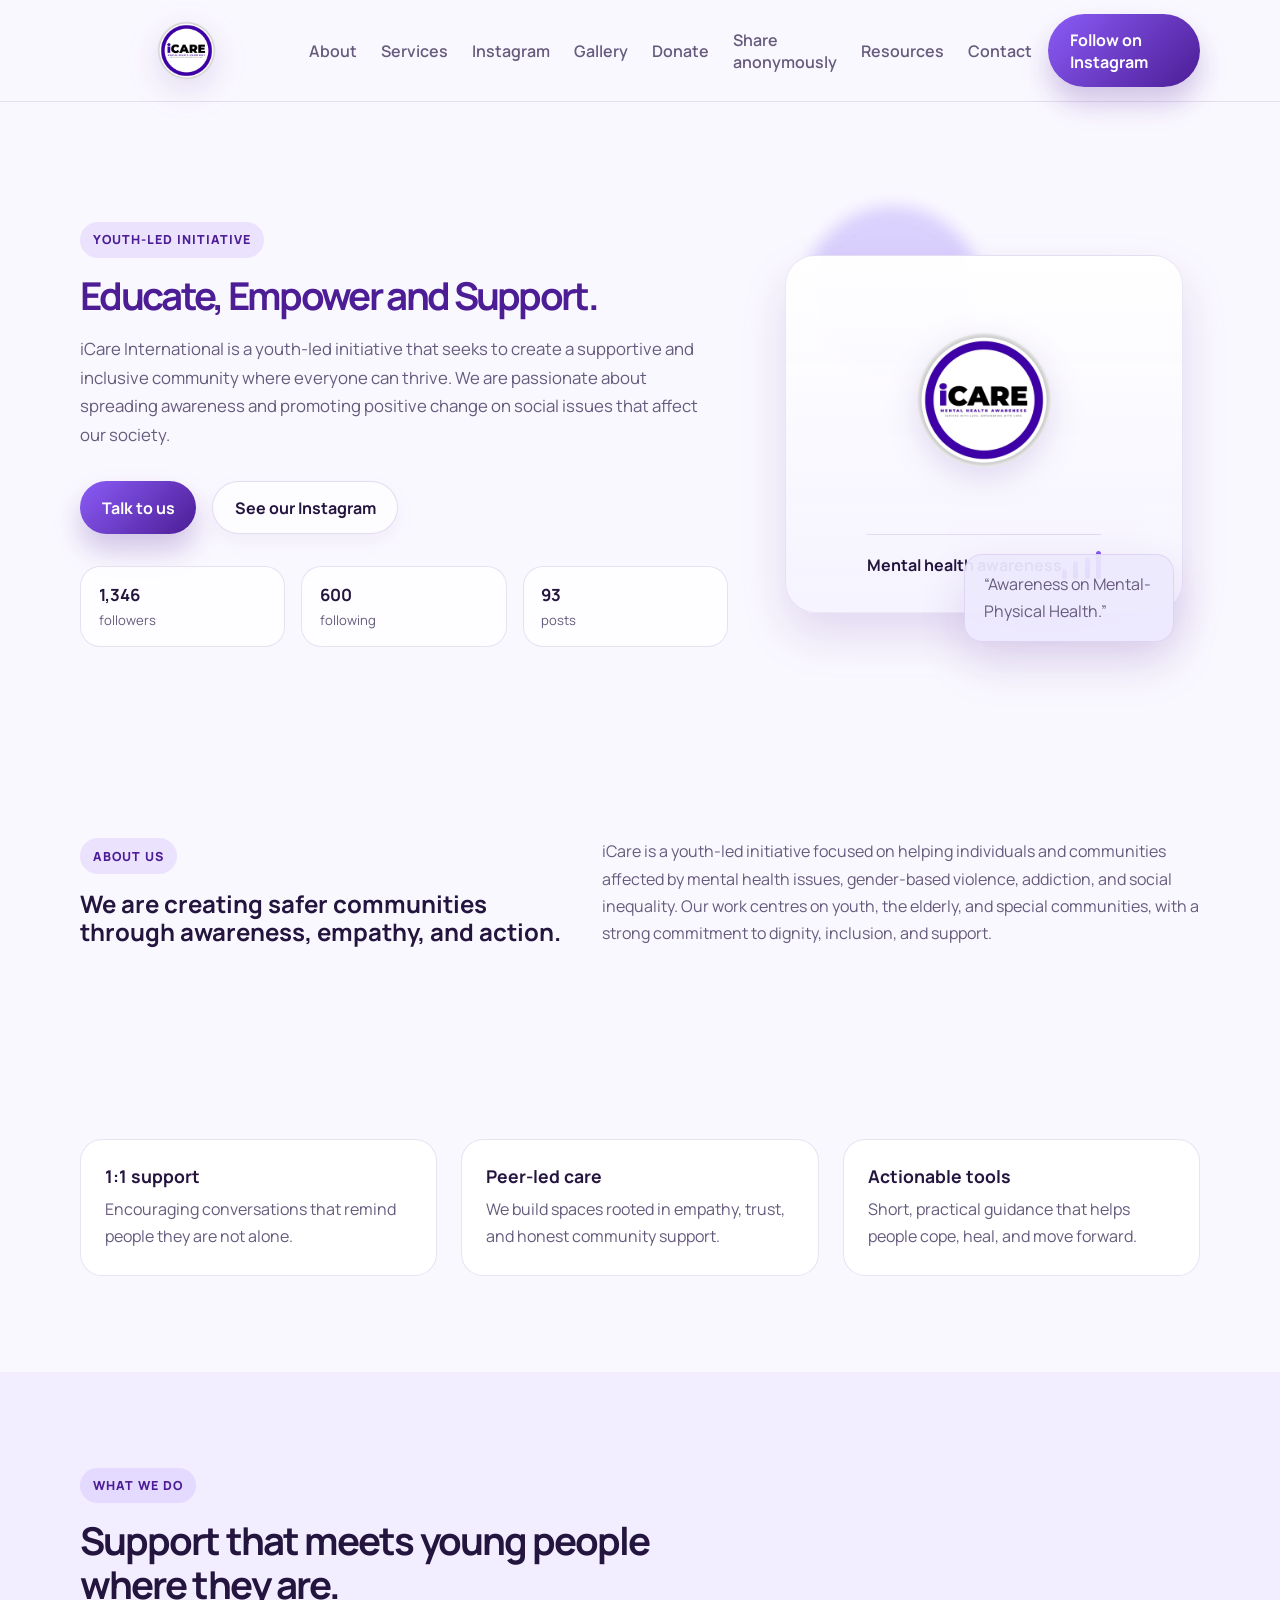
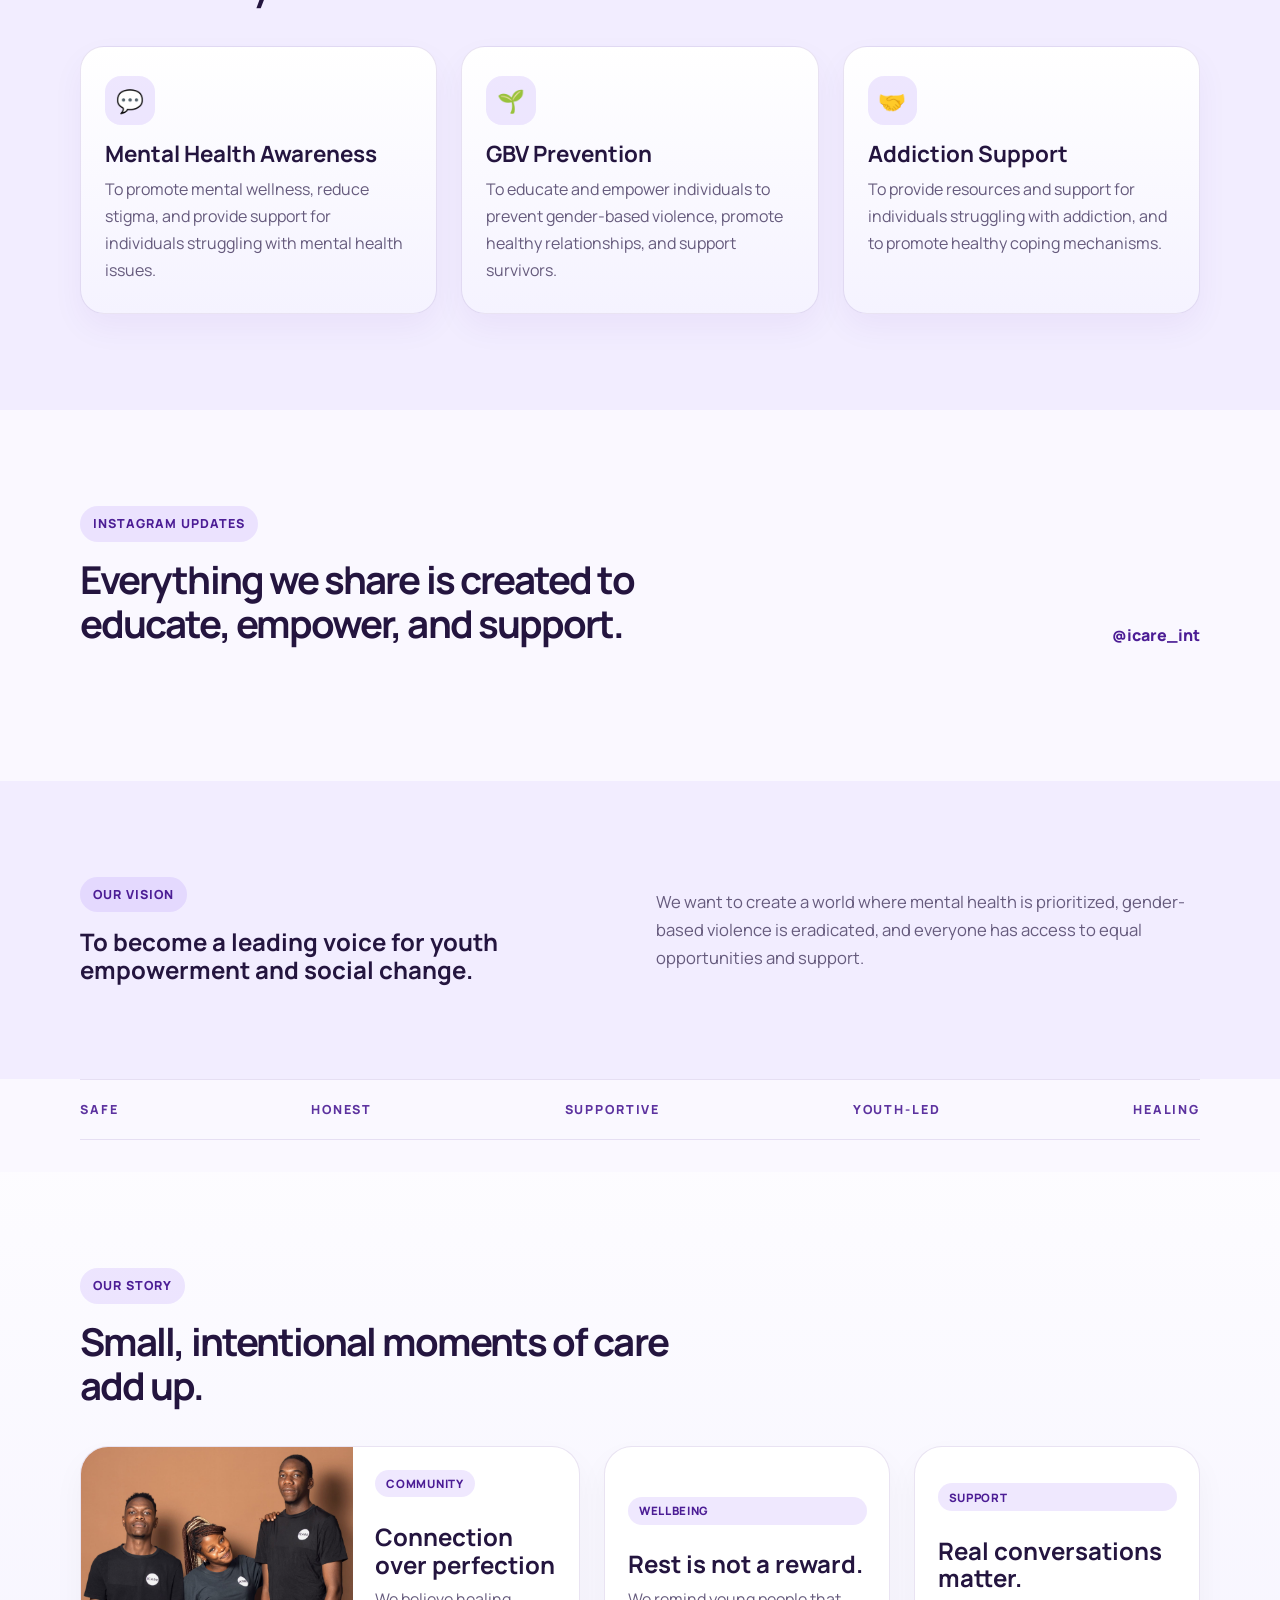
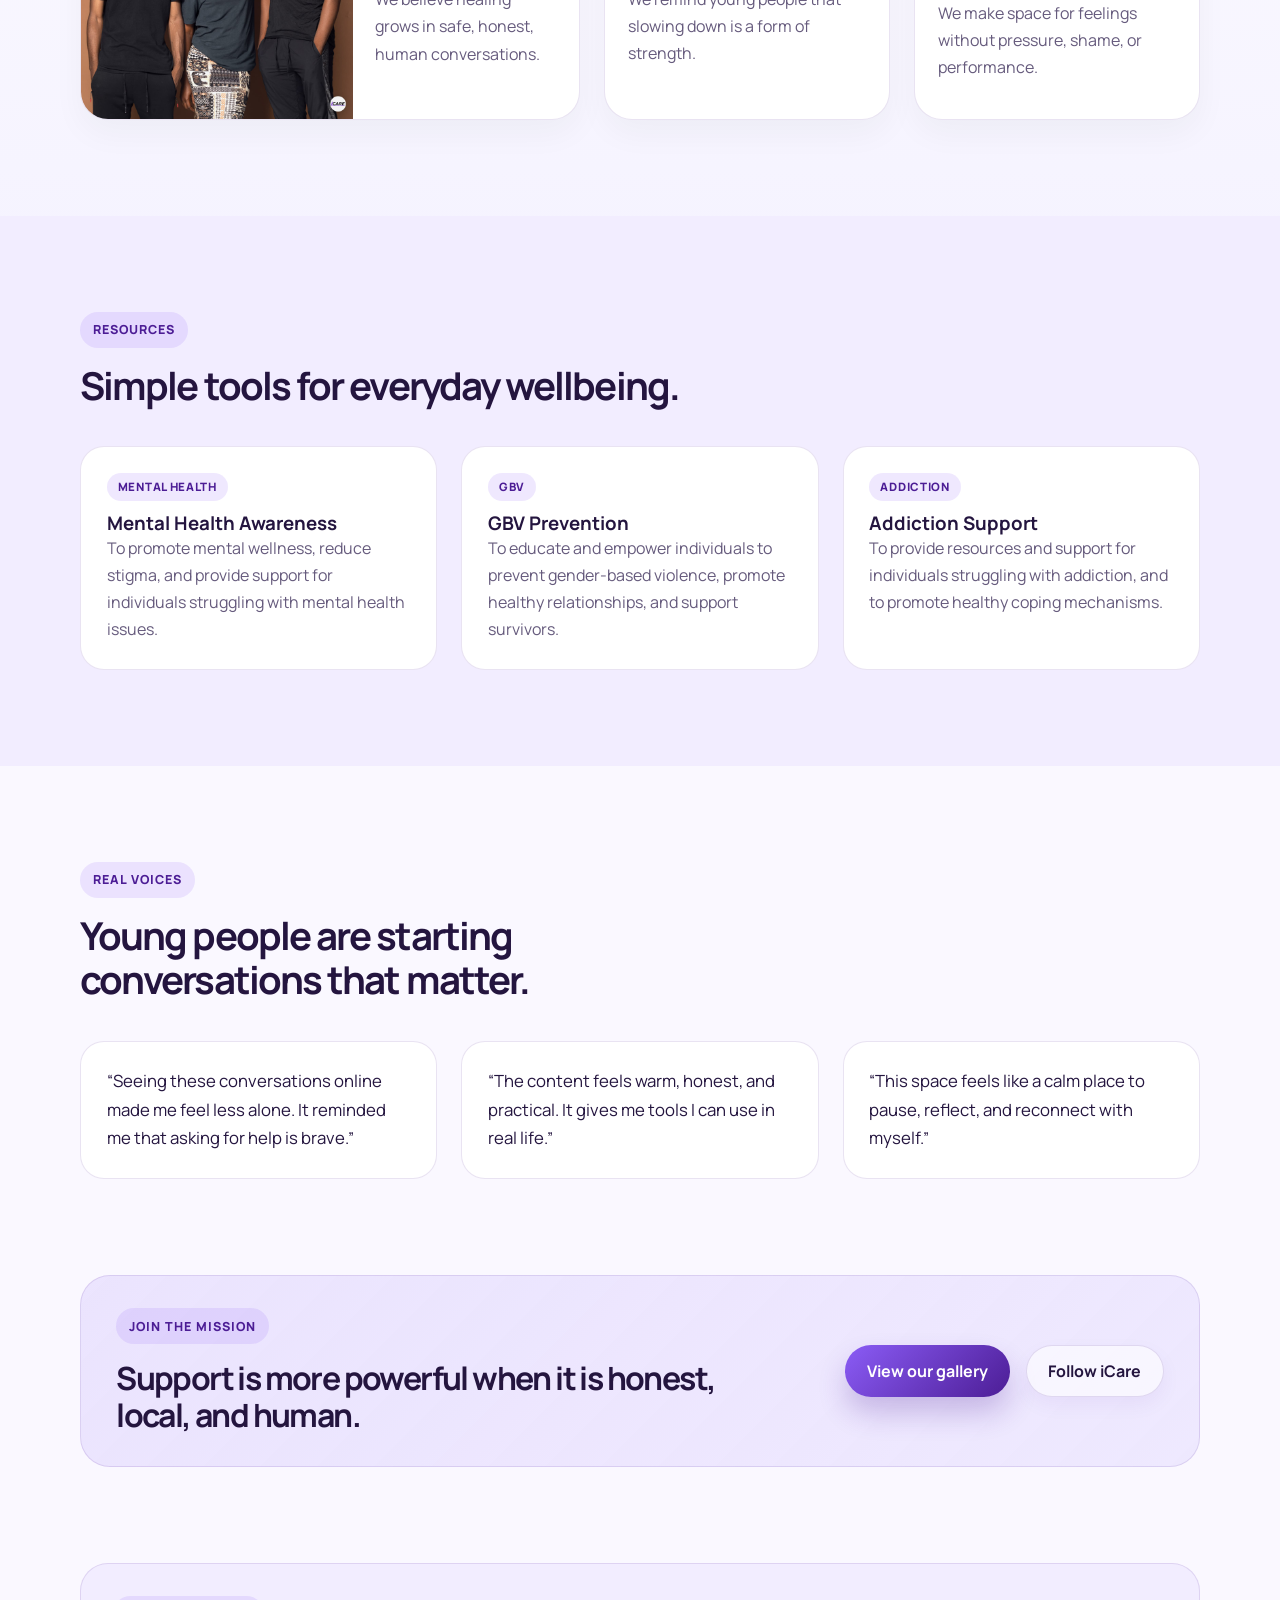
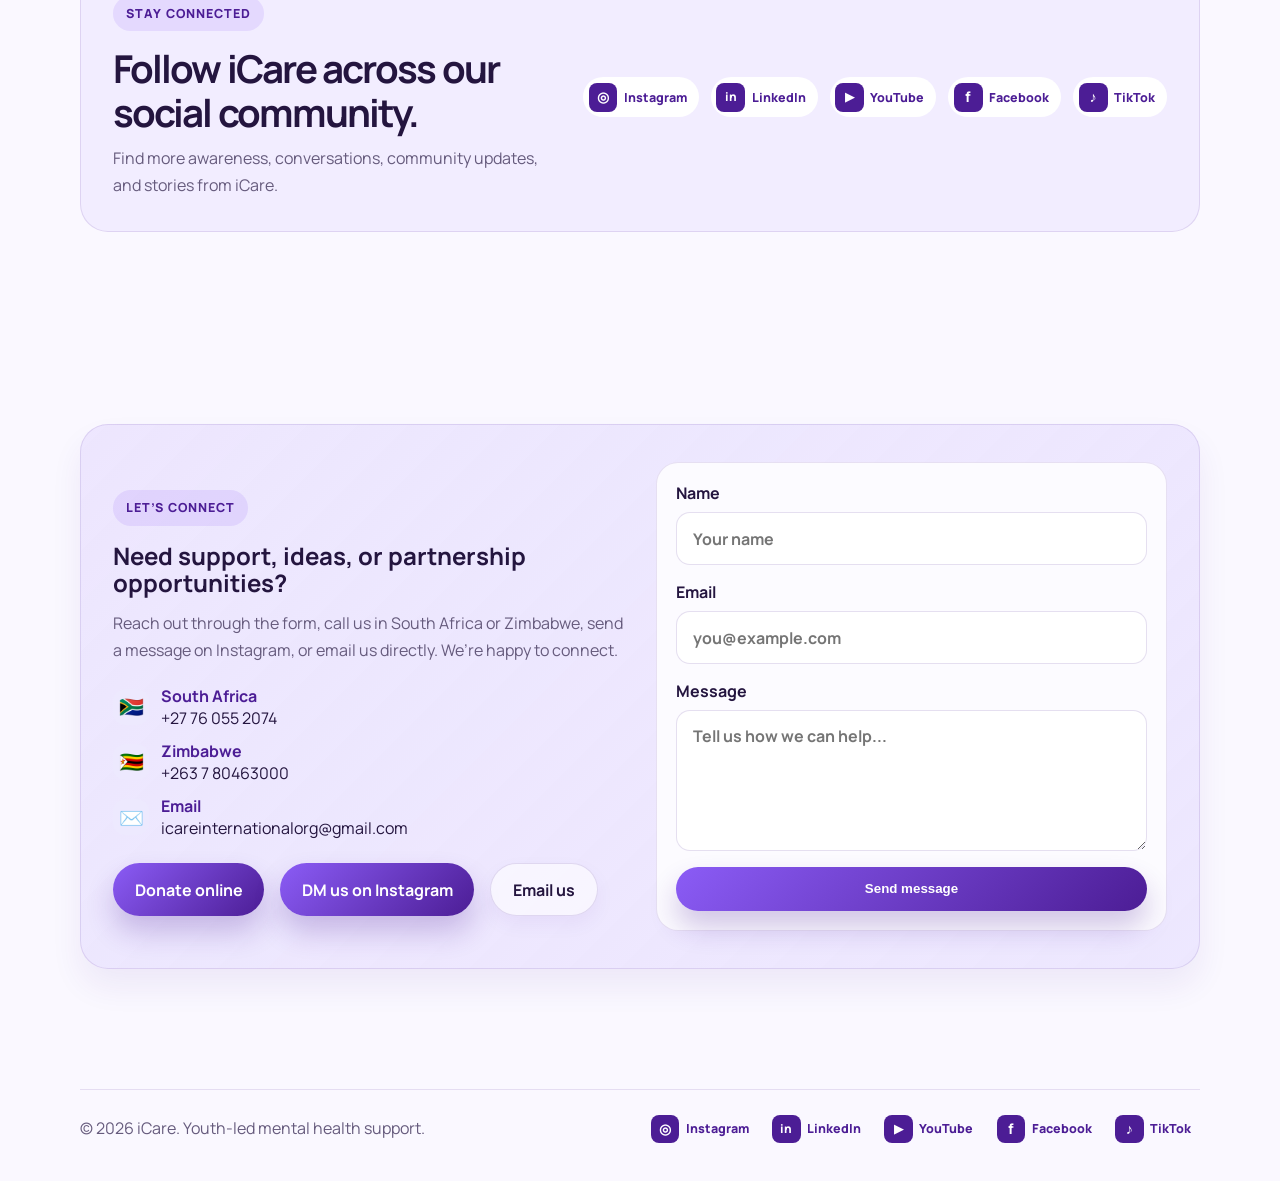
<file: index.html>
<!DOCTYPE html>
<html lang="en">
  <head>
    <meta charset="UTF-8" />
    <meta name="viewport" content="width=device-width, initial-scale=1.0" />
    <meta
      name="description"
      content="iCare is a youth-led mental health initiative creating safe conversations, support, and awareness for young people."
    />
    <title>iCare | Youth Mental Health</title>
    <link rel="preconnect" href="https://fonts.googleapis.com" />
    <link rel="preconnect" href="https://fonts.gstatic.com" crossorigin />
    <link
      href="https://fonts.googleapis.com/css2?family=Manrope:wght@400;500;600;700;800&display=swap"
      rel="stylesheet"
    />
    <link rel="stylesheet" href="styles.css" />
  </head>
  <body>
    <header class="site-header">
      <div class="container nav-wrap">
        <a href="#top" class="brand" aria-label="iCare home">
          <img src="icare-logo.png" alt="iCare logo" class="brand-logo" />
        </a>
        <nav class="main-nav" id="main-nav" aria-label="Main navigation">
          <a href="#about">About</a>
          <a href="#services">Services</a>
          <a href="#instagram">Instagram</a>
          <a href="gallery.html">Gallery</a>
          <a href="donate.html">Donate</a>
          <a href="anonymous.html">Share anonymously</a>
          <a href="#resources">Resources</a>
          <a href="#contact">Contact</a>
        </nav>
        <button class="nav-toggle" id="nav-toggle" aria-expanded="false" aria-controls="main-nav" aria-label="Toggle menu">
          <span></span>
          <span></span>
          <span></span>
        </button>
        <a class="btn btn-primary desktop-cta" href="https://www.instagram.com/icare_int?stkn=cmU0aDU4Ynk5eHl6&utm_source=qr" target="_blank" rel="noreferrer">Follow on Instagram</a>
      </div>
    </header>

    <main id="top">
      <section class="hero">
        <div class="container hero-grid">
          <div class="hero-copy">
            <p class="eyebrow">Youth-led initiative</p>
            <h1>Educate, Empower and Support.</h1>
            <p class="lead">
              iCare International is a youth-led initiative that seeks to create a supportive and inclusive community where everyone can thrive.
              We are passionate about spreading awareness and promoting positive change on social issues that affect our society.
            </p>
            <div class="hero-actions">
              <a class="btn btn-primary" href="#contact">Talk to us</a>
              <a class="btn btn-secondary" href="https://www.instagram.com/icare_int?stkn=cmU0aDU4Ynk5eHl6&utm_source=qr" target="_blank" rel="noreferrer">See our Instagram</a>
            </div>
            <ul class="mini-stats" aria-label="Key initiative stats">
              <li><strong>1,346</strong><span>followers</span></li>
              <li><strong>600</strong><span>following</span></li>
              <li><strong>93</strong><span>posts</span></li>
            </ul>
          </div>

          <div class="hero-visual" aria-label="iCare logo and mental health support graphic">
            <div class="bubble bubble-one"></div>
            <div class="bubble bubble-two"></div>
            <div class="card card-main profile-card">
              <img src="icare-logo.png" alt="iCare logo" class="profile-badge" />
              <div class="signal">
                <span>Mental health awareness</span>
                <div class="bars">
                  <i></i><i></i><i></i><i></i>
                </div>
              </div>
            </div>
            <div class="card card-floating">
              <p>“Awareness on Mental-Physical Health.”</p>
            </div>
          </div>
        </div>
      </section>

      <section id="about" class="section">
        <div class="container split-layout">
          <div>
            <p class="eyebrow">About us</p>
            <h2>We are creating safer communities through awareness, empathy, and action.</h2>
          </div>
          <div>
            <p>
              iCare is a youth-led initiative focused on helping individuals and communities affected by mental health issues,
              gender-based violence, addiction, and social inequality. Our work centres on youth, the elderly, and special communities,
              with a strong commitment to dignity, inclusion, and support.
            </p>
          </div>
        </div>
      </section>

      <section class="section impact-section">
        <div class="container impact-grid">
          <article>
            <strong>1:1 support</strong>
            <p>Encouraging conversations that remind people they are not alone.</p>
          </article>
          <article>
            <strong>Peer-led care</strong>
            <p>We build spaces rooted in empathy, trust, and honest community support.</p>
          </article>
          <article>
            <strong>Actionable tools</strong>
            <p>Short, practical guidance that helps people cope, heal, and move forward.</p>
          </article>
        </div>
      </section>

      <section id="services" class="section section-soft">
        <div class="container">
          <div class="section-heading">
            <p class="eyebrow">What we do</p>
            <h2>Support that meets young people where they are.</h2>
          </div>

          <div class="card-grid three-up">
            <article class="info-card">
              <div class="icon">💬</div>
              <h3>Mental Health Awareness</h3>
              <p>To promote mental wellness, reduce stigma, and provide support for individuals struggling with mental health issues.</p>
            </article>
            <article class="info-card">
              <div class="icon">🌱</div>
              <h3>GBV Prevention</h3>
              <p>To educate and empower individuals to prevent gender-based violence, promote healthy relationships, and support survivors.</p>
            </article>
            <article class="info-card">
              <div class="icon">🤝</div>
              <h3>Addiction Support</h3>
              <p>To provide resources and support for individuals struggling with addiction, and to promote healthy coping mechanisms.</p>
            </article>
          </div>
        </div>
      </section>

      <section id="instagram" class="section">
        <div class="container">
          <div class="section-heading split-heading">
            <div>
              <p class="eyebrow">Instagram updates</p>
              <h2>Everything we share is created to educate, empower, and support.</h2>
            </div>
            <a class="text-link" href="https://www.instagram.com/icare_int?stkn=cmU0aDU4Ynk5eHl6&utm_source=qr" target="_blank" rel="noreferrer">@icare_int</a>
          </div>

          <div id="instagram-feed" class="card-grid four-up instagram-grid" aria-live="polite"></div>
        </div>
      </section>

      <section class="section section-soft spotlight">
        <div class="container spotlight-wrap">
          <div>
            <p class="eyebrow">Our vision</p>
            <h2>To become a leading voice for youth empowerment and social change.</h2>
          </div>
          <p>
            We want to create a world where mental health is prioritized, gender-based violence is eradicated, and everyone has access to equal opportunities and support.
          </p>
        </div>
      </section>

      <section class="section brand-strip">
        <div class="container brand-row">
          <span>safe</span>
          <span>honest</span>
          <span>supportive</span>
          <span>youth-led</span>
          <span>healing</span>
        </div>
      </section>

      <section class="section editorial-section">
        <div class="container">
          <div class="section-heading">
            <p class="eyebrow">Our story</p>
            <h2>Small, intentional moments of care add up.</h2>
          </div>

          <div class="editorial-grid">
            <article class="editorial-feature">
              <img src="gallery/shared-journey-team.jpeg" alt="Three iCare team members standing together" />
              <div>
                <span class="pill dark-pill">Community</span>
                <h3>Connection over perfection</h3>
                <p>We believe healing grows in safe, honest, human conversations.</p>
              </div>
            </article>

            <article class="editorial-card">
              <span class="pill dark-pill">Wellbeing</span>
              <h3>Rest is not a reward.</h3>
              <p>We remind young people that slowing down is a form of strength.</p>
            </article>

            <article class="editorial-card">
              <span class="pill dark-pill">Support</span>
              <h3>Real conversations matter.</h3>
              <p>We make space for feelings without pressure, shame, or performance.</p>
            </article>
          </div>
        </div>
      </section>

      <section id="resources" class="section section-soft">
        <div class="container">
          <div class="section-heading">
            <p class="eyebrow">Resources</p>
            <h2>Simple tools for everyday wellbeing.</h2>
          </div>

          <div class="resource-list">
            <article>
              <span class="pill">Mental health</span>
              <h3>Mental Health Awareness</h3>
              <p>To promote mental wellness, reduce stigma, and provide support for individuals struggling with mental health issues.</p>
            </article>
            <article>
              <span class="pill">GBV</span>
              <h3>GBV Prevention</h3>
              <p>To educate and empower individuals to prevent gender-based violence, promote healthy relationships, and support survivors.</p>
            </article>
            <article>
              <span class="pill">Addiction</span>
              <h3>Addiction Support</h3>
              <p>To provide resources and support for individuals struggling with addiction, and to promote healthy coping mechanisms.</p>
            </article>
          </div>
        </div>
      </section>

      <section class="section testimonials">
        <div class="container">
          <div class="section-heading">
            <p class="eyebrow">Real voices</p>
            <h2>Young people are starting conversations that matter.</h2>
          </div>

          <div class="card-grid three-up">
            <blockquote class="quote-card">
              “Seeing these conversations online made me feel less alone. It reminded me that asking for help is brave.”
            </blockquote>
            <blockquote class="quote-card">
              “The content feels warm, honest, and practical. It gives me tools I can use in real life.”
            </blockquote>
            <blockquote class="quote-card">
              “This space feels like a calm place to pause, reflect, and reconnect with myself.”
            </blockquote>
          </div>
        </div>
      </section>

      <section class="section support-band">
        <div class="container support-band-inner">
          <div>
            <p class="eyebrow">Join the mission</p>
            <h2>Support is more powerful when it is honest, local, and human.</h2>
          </div>
          <div class="support-actions">
            <a class="btn btn-primary" href="gallery.html">View our gallery</a>
            <a class="btn btn-secondary" href="https://www.instagram.com/icare_int?stkn=cmU0aDU4Ynk5eHl6&utm_source=qr" target="_blank" rel="noreferrer">Follow iCare</a>
          </div>
        </div>
      </section>

      <section class="section social-section">
        <div class="container social-panel">
          <div>
            <p class="eyebrow">Stay connected</p>
            <h2>Follow iCare across our social community.</h2>
            <p>Find more awareness, conversations, community updates, and stories from iCare.</p>
          </div>
          <nav class="social-links social-links-large" aria-label="iCare social media links">
            <a href="https://www.instagram.com/icare_int?stkn=cmU0aDU4Ynk5eHl6&utm_source=qr" target="_blank" rel="noreferrer" aria-label="Instagram"><span aria-hidden="true">◎</span><span class="social-label">Instagram</span></a>
            <a href="https://www.linkedin.com/company/icare-int" target="_blank" rel="noreferrer" aria-label="LinkedIn"><span aria-hidden="true">in</span><span class="social-label">LinkedIn</span></a>
            <a href="https://www.youtube.com/@icare_official?si=yMkp_gHvwrRoBAPz" target="_blank" rel="noreferrer" aria-label="YouTube"><span aria-hidden="true">▶</span><span class="social-label">YouTube</span></a>
            <a href="https://www.facebook.com/share/16DWoBZmup" target="_blank" rel="noreferrer" aria-label="Facebook"><span aria-hidden="true">f</span><span class="social-label">Facebook</span></a>
            <a href="https://www.tiktok.com/@icareinternational_?_t=ZM-8w1FeyiGlGg&amp;_r=1" target="_blank" rel="noreferrer" aria-label="TikTok"><span aria-hidden="true">♪</span><span class="social-label">TikTok</span></a>
          </nav>
        </div>
      </section>

      <section id="contact" class="section contact-section">
        <div class="container contact-box contact-layout">
          <div class="contact-copy">
            <p class="eyebrow">Let’s connect</p>
            <h2>Need support, ideas, or partnership opportunities?</h2>
            <p>
              Reach out through the form, call us in South Africa or Zimbabwe, send a message on Instagram, or email us directly. We’re happy to connect.
            </p>
            <div class="contact-details" aria-label="iCare contact details">
              <a href="tel:+27760552074"><span class="contact-flag" aria-hidden="true">🇿🇦</span><span><strong>South Africa</strong><br />+27 76 055 2074</span></a>
              <a href="tel:+263780463000"><span class="contact-flag" aria-hidden="true">🇿🇼</span><span><strong>Zimbabwe</strong><br />+263 7 80463000</span></a>
              <a href="mailto:icareinternationalorg@gmail.com"><span class="contact-flag" aria-hidden="true">✉️</span><span><strong>Email</strong><br />icareinternationalorg@gmail.com</span></a>
            </div>
            <div class="contact-actions compact-actions">
              <a class="btn btn-primary" href="donate.html">Donate online</a>
              <a class="btn btn-primary" href="https://www.instagram.com/icare_int?stkn=cmU0aDU4Ynk5eHl6&utm_source=qr" target="_blank" rel="noreferrer">DM us on Instagram</a>
              <a class="btn btn-secondary" href="mailto:icareinternationalorg@gmail.com">Email us</a>
            </div>
          </div>

          <form id="contact-form" class="contact-form" action="mailto:icareinternationalorg@gmail.com" method="post" enctype="text/plain">
            <label>
              Name
              <input type="text" name="name" placeholder="Your name" required />
            </label>
            <label>
              Email
              <input type="email" name="email" placeholder="you@example.com" required />
            </label>
            <label>
              Message
              <textarea name="message" rows="5" placeholder="Tell us how we can help..." required></textarea>
            </label>
            <button type="submit" class="btn btn-primary submit-btn">Send message</button>
          </form>
        </div>
      </section>
    </main>

    <footer class="site-footer">
      <div class="container footer-wrap">
        <p>© 2026 iCare. Youth-led mental health support.</p>
        <nav class="social-links" aria-label="Social media links">
          <a href="https://www.instagram.com/icare_int?stkn=cmU0aDU4Ynk5eHl6&utm_source=qr" target="_blank" rel="noreferrer" aria-label="Instagram"><span aria-hidden="true">◎</span><span class="social-label">Instagram</span></a>
          <a href="https://www.linkedin.com/company/icare-int" target="_blank" rel="noreferrer" aria-label="LinkedIn"><span aria-hidden="true">in</span><span class="social-label">LinkedIn</span></a>
          <a href="https://www.youtube.com/@icare_official?si=yMkp_gHvwrRoBAPz" target="_blank" rel="noreferrer" aria-label="YouTube"><span aria-hidden="true">▶</span><span class="social-label">YouTube</span></a>
          <a href="https://www.facebook.com/share/16DWoBZmup" target="_blank" rel="noreferrer" aria-label="Facebook"><span aria-hidden="true">f</span><span class="social-label">Facebook</span></a>
          <a href="https://www.tiktok.com/@icareinternational_?_t=ZM-8w1FeyiGlGg&amp;_r=1" target="_blank" rel="noreferrer" aria-label="TikTok"><span aria-hidden="true">♪</span><span class="social-label">TikTok</span></a>
        </nav>
      </div>
    </footer>

    <script src="script.js"></script>
  </body>
</html>
</file>
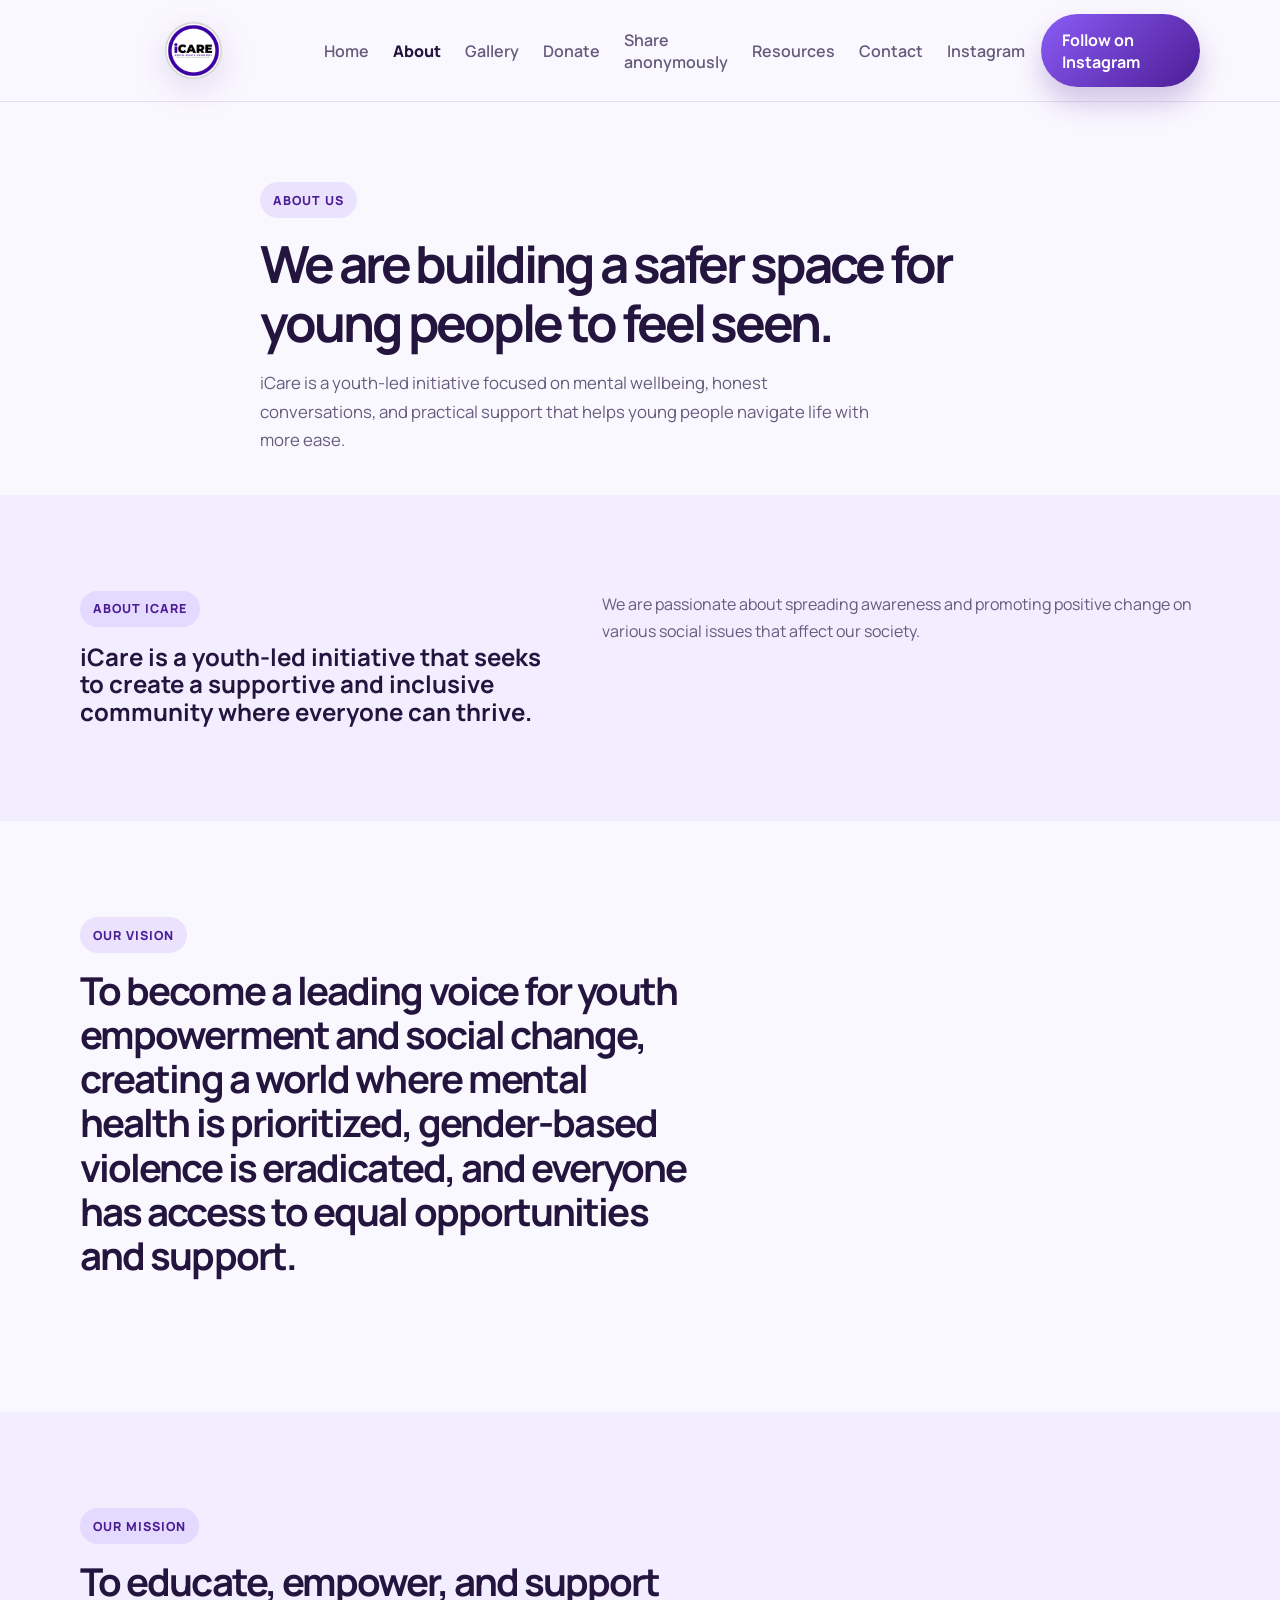
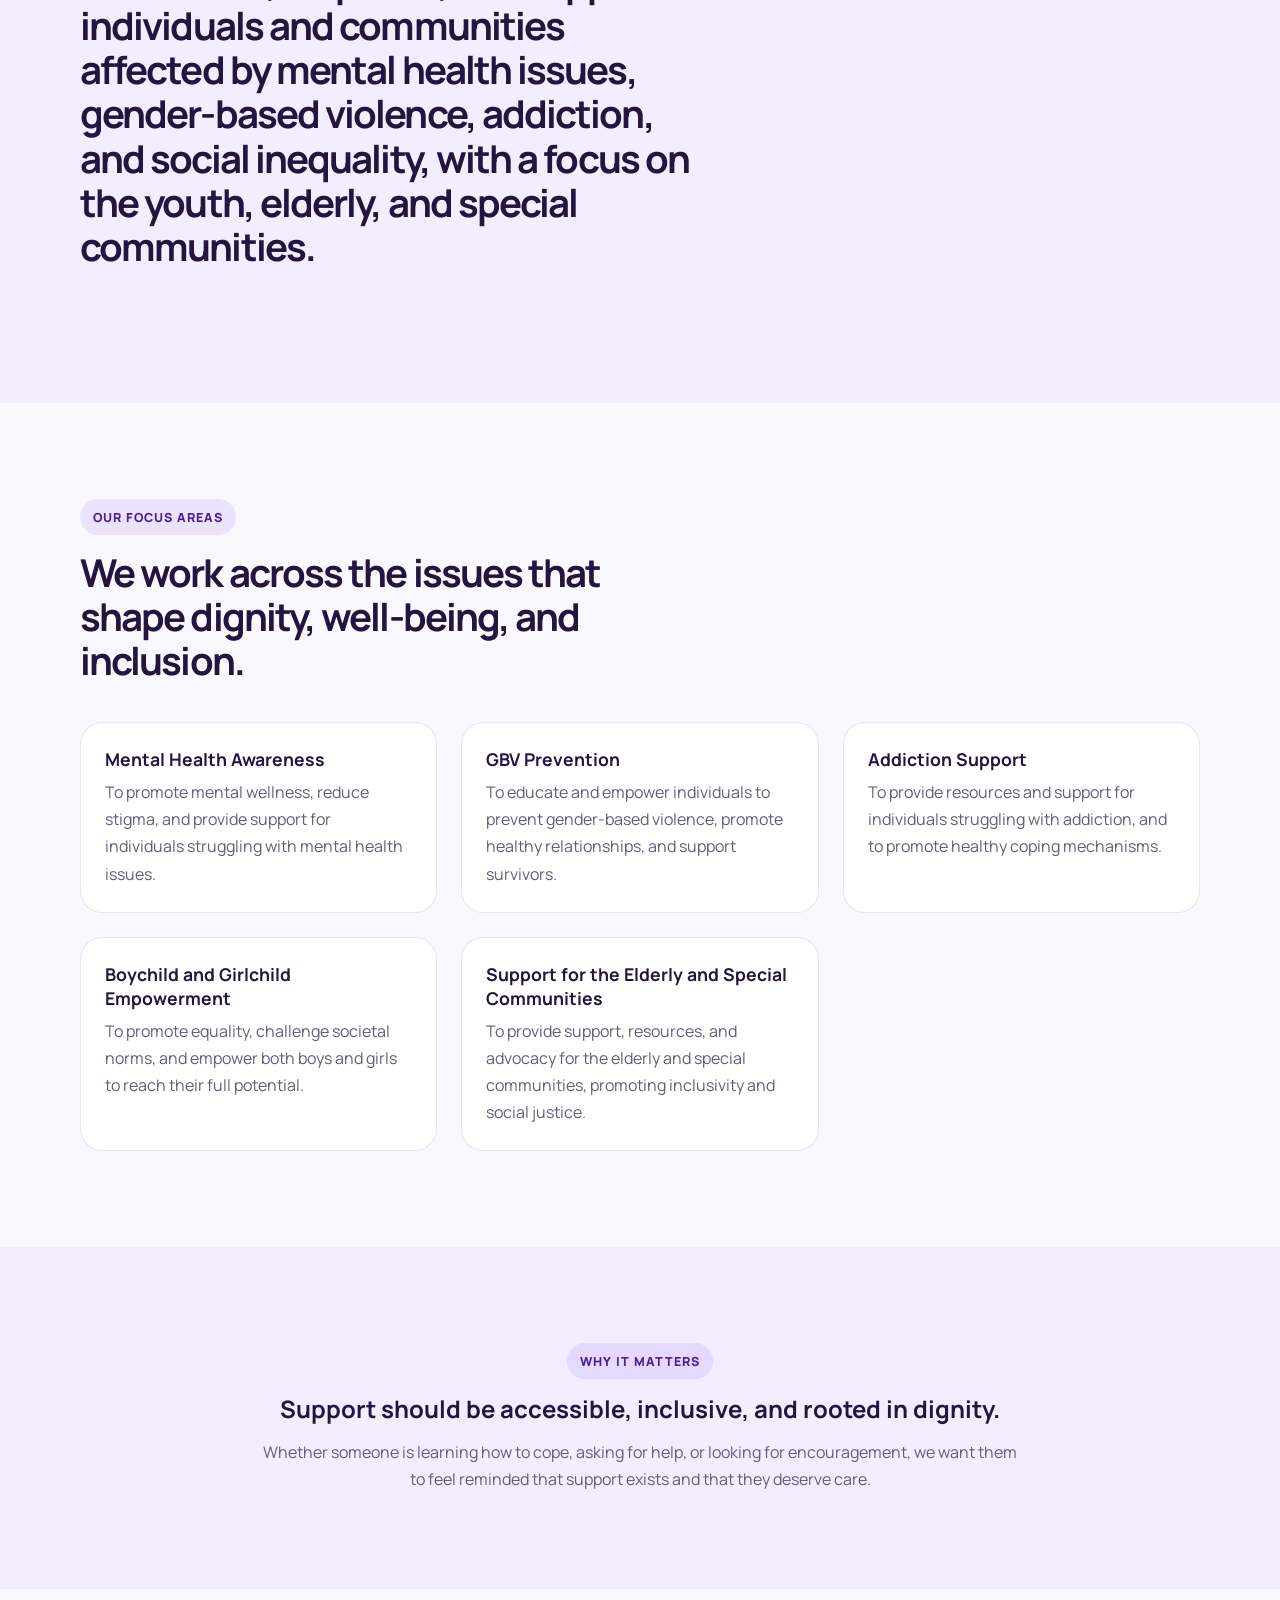
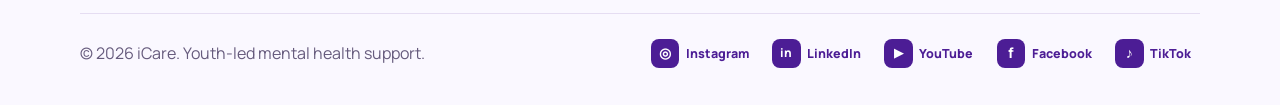
<file: about.html>
<!DOCTYPE html>
<html lang="en">
  <head>
    <meta charset="UTF-8" />
    <meta name="viewport" content="width=device-width, initial-scale=1.0" />
    <meta name="description" content="Learn more about iCare, a youth-led mental health initiative sharing safe conversations and support on Instagram." />
    <title>About | iCare</title>
    <link rel="preconnect" href="https://fonts.googleapis.com" />
    <link rel="preconnect" href="https://fonts.gstatic.com" crossorigin />
    <link href="https://fonts.googleapis.com/css2?family=Manrope:wght@400;500;600;700;800&display=swap" rel="stylesheet" />
    <link rel="stylesheet" href="styles.css" />
  </head>
  <body>
    <header class="site-header">
      <div class="container nav-wrap">
        <a href="index.html" class="brand" aria-label="iCare home">
          <img src="icare-logo.png" alt="iCare logo" class="brand-logo" />
        </a>
        <nav class="main-nav" id="main-nav" aria-label="Main navigation">
          <a href="index.html">Home</a>
          <a href="about.html" class="active">About</a>
          <a href="gallery.html">Gallery</a>
          <a href="donate.html">Donate</a>
          <a href="anonymous.html">Share anonymously</a>
          <a href="resources.html">Resources</a>
          <a href="contact.html">Contact</a>
          <a href="https://www.instagram.com/icare_int?stkn=cmU0aDU4Ynk5eHl6&utm_source=qr" target="_blank" rel="noreferrer">Instagram</a>
        </nav>
        <button class="nav-toggle" id="nav-toggle" aria-expanded="false" aria-controls="main-nav" aria-label="Toggle menu">
          <span></span>
          <span></span>
          <span></span>
        </button>
        <a class="btn btn-primary desktop-cta" href="https://www.instagram.com/icare_int?stkn=cmU0aDU4Ynk5eHl6&utm_source=qr" target="_blank" rel="noreferrer">Follow on Instagram</a>
      </div>
    </header>

    <main>
      <section class="page-hero section">
        <div class="container narrow-copy">
          <p class="eyebrow">About us</p>
          <h1>We are building a safer space for young people to feel seen.</h1>
          <p class="lead">iCare is a youth-led initiative focused on mental wellbeing, honest conversations, and practical support that helps young people navigate life with more ease.</p>
        </div>
      </section>

      <section class="section section-soft">
        <div class="container split-layout">
          <div>
            <p class="eyebrow">About iCare</p>
            <h2>iCare is a youth-led initiative that seeks to create a supportive and inclusive community where everyone can thrive.</h2>
          </div>
          <div>
            <p>We are passionate about spreading awareness and promoting positive change on various social issues that affect our society.</p>
          </div>
        </div>
      </section>

      <section class="section">
        <div class="container">
          <div class="section-heading">
            <p class="eyebrow">Our Vision</p>
            <h2>To become a leading voice for youth empowerment and social change, creating a world where mental health is prioritized, gender-based violence is eradicated, and everyone has access to equal opportunities and support.</h2>
          </div>
        </div>
      </section>

      <section class="section section-soft">
        <div class="container">
          <div class="section-heading">
            <p class="eyebrow">Our Mission</p>
            <h2>To educate, empower, and support individuals and communities affected by mental health issues, gender-based violence, addiction, and social inequality, with a focus on the youth, elderly, and special communities.</h2>
          </div>
        </div>
      </section>

      <section class="section">
        <div class="container">
          <div class="section-heading">
            <p class="eyebrow">Our Focus Areas</p>
            <h2>We work across the issues that shape dignity, well-being, and inclusion.</h2>
          </div>

          <div class="impact-grid">
            <article>
              <strong>Mental Health Awareness</strong>
              <p>To promote mental wellness, reduce stigma, and provide support for individuals struggling with mental health issues.</p>
            </article>
            <article>
              <strong>GBV Prevention</strong>
              <p>To educate and empower individuals to prevent gender-based violence, promote healthy relationships, and support survivors.</p>
            </article>
            <article>
              <strong>Addiction Support</strong>
              <p>To provide resources and support for individuals struggling with addiction, and to promote healthy coping mechanisms.</p>
            </article>
            <article>
              <strong>Boychild and Girlchild Empowerment</strong>
              <p>To promote equality, challenge societal norms, and empower both boys and girls to reach their full potential.</p>
            </article>
            <article>
              <strong>Support for the Elderly and Special Communities</strong>
              <p>To provide support, resources, and advocacy for the elderly and special communities, promoting inclusivity and social justice.</p>
            </article>
          </div>
        </div>
      </section>

      <section class="section section-soft">
        <div class="container narrow-copy center-text">
          <p class="eyebrow">Why it matters</p>
          <h2>Support should be accessible, inclusive, and rooted in dignity.</h2>
          <p>Whether someone is learning how to cope, asking for help, or looking for encouragement, we want them to feel reminded that support exists and that they deserve care.</p>
        </div>
      </section>
    </main>

    <footer class="site-footer">
      <div class="container footer-wrap">
        <p>© 2026 iCare. Youth-led mental health support.</p>
        <nav class="social-links" aria-label="Social media links">
          <a href="https://www.instagram.com/icare_int?stkn=cmU0aDU4Ynk5eHl6&utm_source=qr" target="_blank" rel="noreferrer" aria-label="Instagram"><span aria-hidden="true">◎</span><span class="social-label">Instagram</span></a>
          <a href="https://www.linkedin.com/company/icare-int" target="_blank" rel="noreferrer" aria-label="LinkedIn"><span aria-hidden="true">in</span><span class="social-label">LinkedIn</span></a>
          <a href="https://www.youtube.com/@icare_official?si=yMkp_gHvwrRoBAPz" target="_blank" rel="noreferrer" aria-label="YouTube"><span aria-hidden="true">▶</span><span class="social-label">YouTube</span></a>
          <a href="https://www.facebook.com/share/16DWoBZmup" target="_blank" rel="noreferrer" aria-label="Facebook"><span aria-hidden="true">f</span><span class="social-label">Facebook</span></a>
          <a href="https://www.tiktok.com/@icareinternational_?_t=ZM-8w1FeyiGlGg&amp;_r=1" target="_blank" rel="noreferrer" aria-label="TikTok"><span aria-hidden="true">♪</span><span class="social-label">TikTok</span></a>
        </nav>
      </div>
    </footer>

    <script src="script.js"></script>
  </body>
</html>
</file>
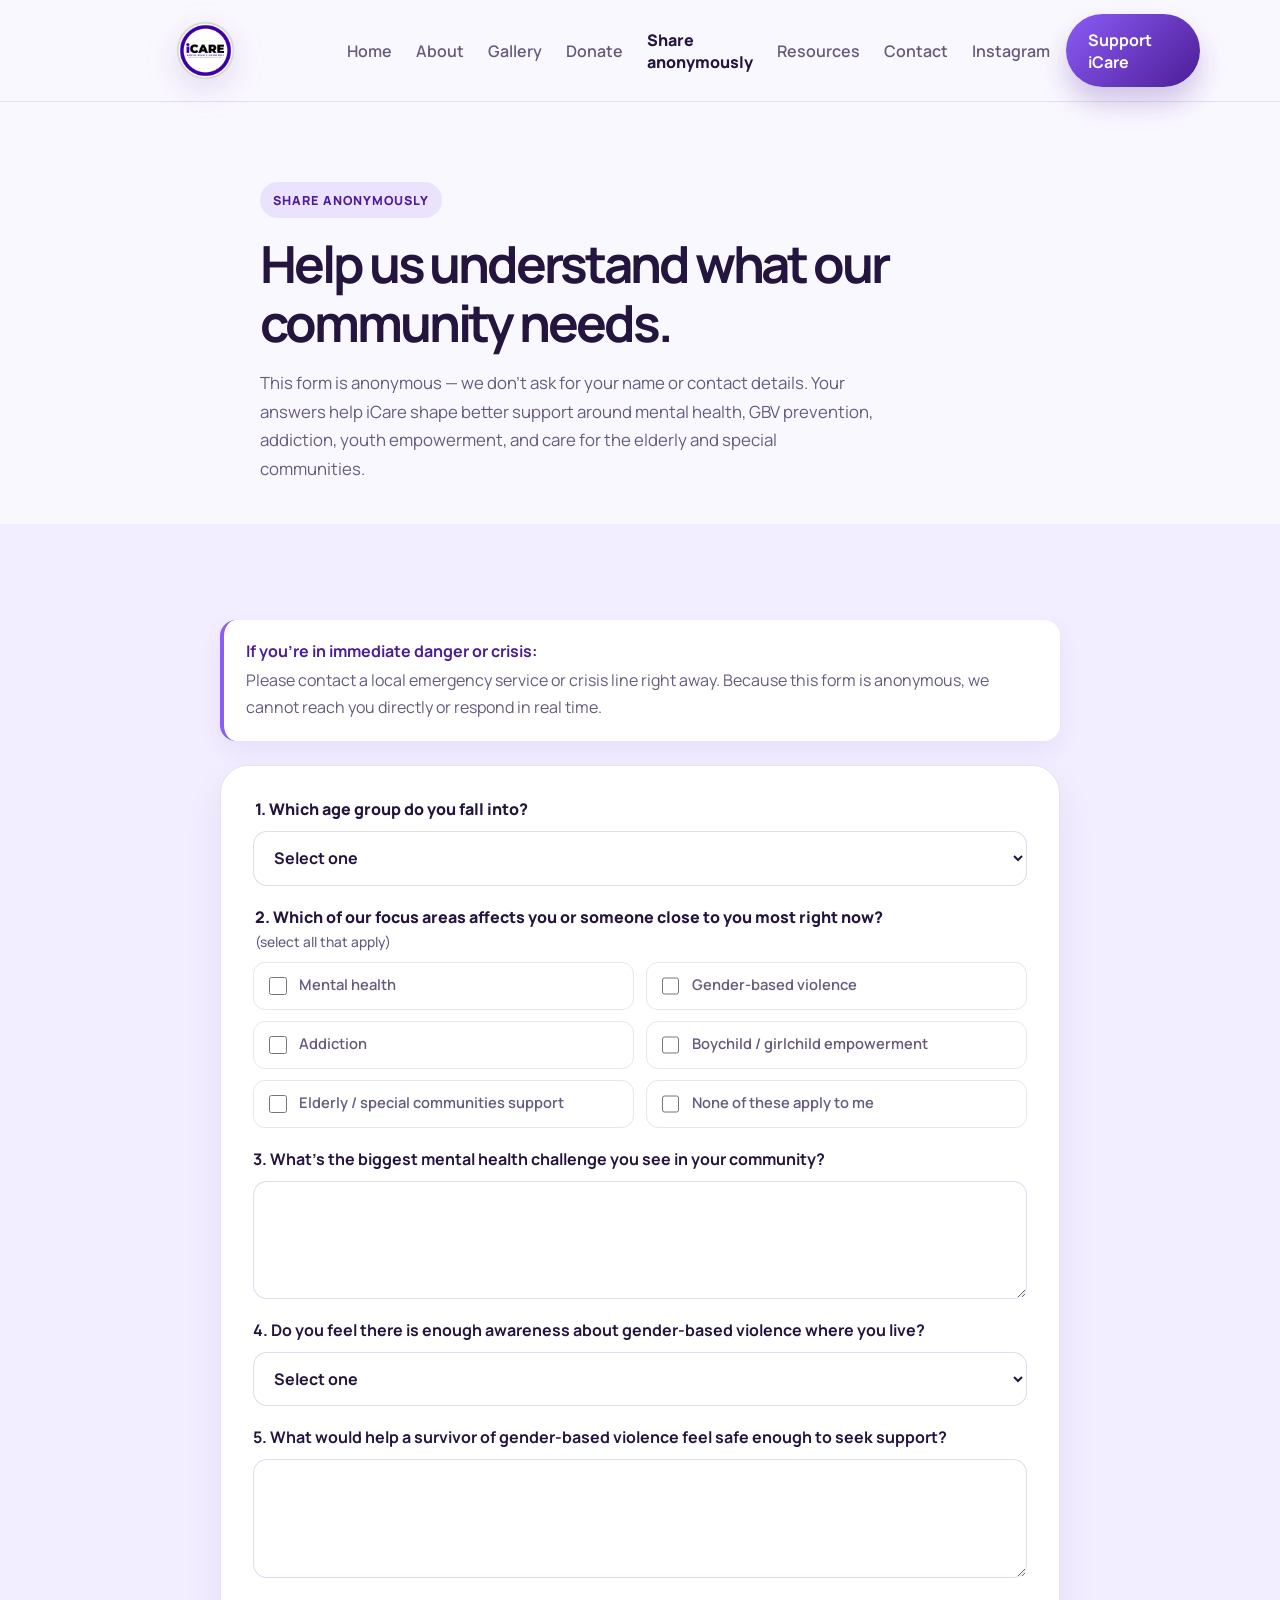
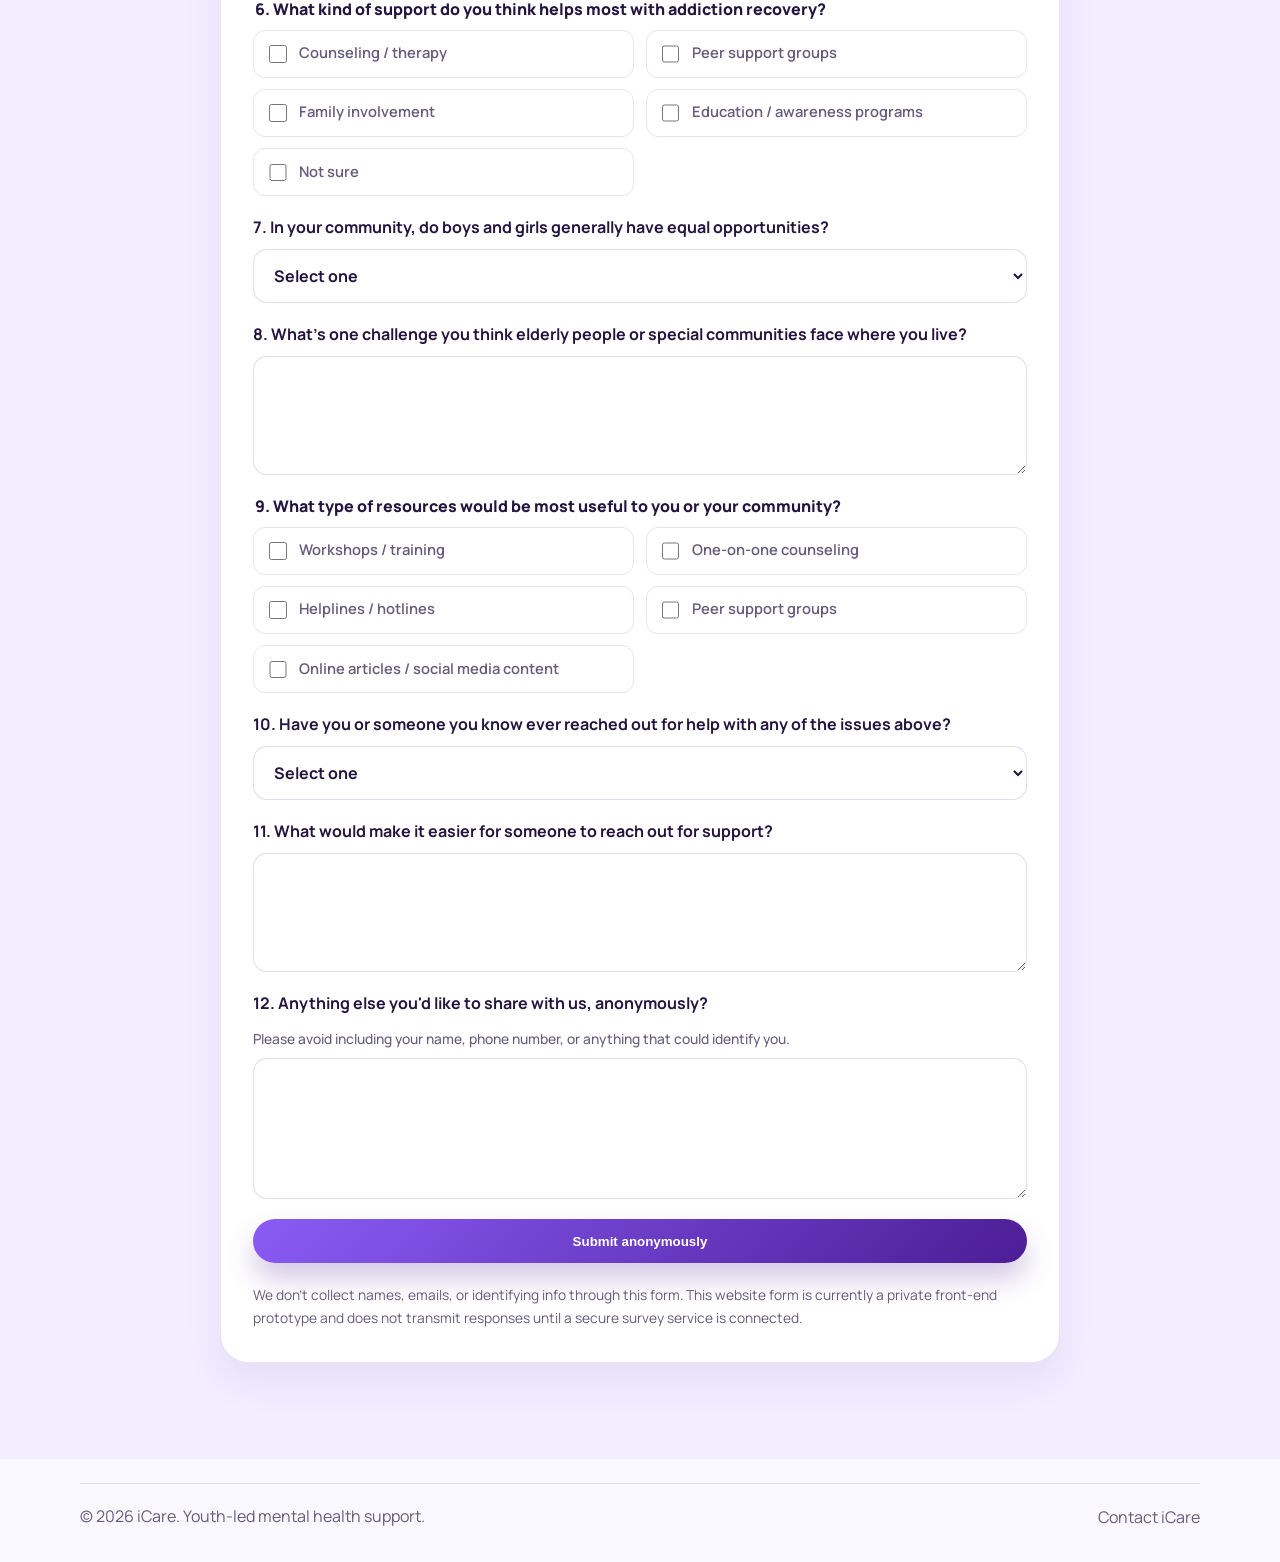
<file: anonymous.html>
<!DOCTYPE html>
<html lang="en">
  <head>
    <meta charset="UTF-8" />
    <meta name="viewport" content="width=device-width, initial-scale=1.0" />
    <meta name="description" content="Share anonymous feedback to help iCare understand what our community needs." />
    <title>Share Anonymously | iCare</title>
    <link rel="preconnect" href="https://fonts.googleapis.com" />
    <link rel="preconnect" href="https://fonts.gstatic.com" crossorigin />
    <link href="https://fonts.googleapis.com/css2?family=Manrope:wght@400;500;600;700;800&display=swap" rel="stylesheet" />
    <link rel="stylesheet" href="styles.css" />
  </head>
  <body>
    <header class="site-header">
      <div class="container nav-wrap">
        <a href="index.html" class="brand" aria-label="iCare home">
          <img src="icare-logo.png" alt="iCare logo" class="brand-logo" />
        </a>
        <nav class="main-nav" id="main-nav" aria-label="Main navigation">
          <a href="index.html">Home</a>
          <a href="about.html">About</a>
          <a href="gallery.html">Gallery</a>
          <a href="donate.html">Donate</a>
          <a href="anonymous.html" class="active">Share anonymously</a>
          <a href="resources.html">Resources</a>
          <a href="contact.html">Contact</a>
          <a href="https://www.instagram.com/icare_int?stkn=cmU0aDU4Ynk5eHl6&utm_source=qr" target="_blank" rel="noreferrer">Instagram</a>
        </nav>
        <button class="nav-toggle" id="nav-toggle" aria-expanded="false" aria-controls="main-nav" aria-label="Toggle menu">
          <span></span>
          <span></span>
          <span></span>
        </button>
        <a class="btn btn-primary desktop-cta" href="donate.html">Support iCare</a>
      </div>
    </header>

    <main>
      <section class="page-hero section">
        <div class="container narrow-copy">
          <p class="eyebrow">Share anonymously</p>
          <h1>Help us understand what our community needs.</h1>
          <p class="lead">This form is anonymous — we don't ask for your name or contact details. Your answers help iCare shape better support around mental health, GBV prevention, addiction, youth empowerment, and care for the elderly and special communities.</p>
        </div>
      </section>

      <section class="section section-soft">
        <div class="container survey-wrap">
          <div class="crisis-notice" role="note">
            <strong>If you're in immediate danger or crisis:</strong>
            <p>Please contact a local emergency service or crisis line right away. Because this form is anonymous, we cannot reach you directly or respond in real time.</p>
          </div>

          <form id="anonymous-form" class="survey-form">
            <fieldset>
              <legend>1. Which age group do you fall into?</legend>
              <select name="age_group" required>
                <option value="">Select one</option>
                <option>Under 13</option>
                <option>13–17</option>
                <option>18–24</option>
                <option>25–34</option>
                <option>35–59</option>
                <option>60 and above</option>
                <option>Prefer not to say</option>
              </select>
            </fieldset>

            <fieldset>
              <legend>2. Which of our focus areas affects you or someone close to you most right now? <span>(select all that apply)</span></legend>
              <div class="checkbox-grid">
                <label><input type="checkbox" name="focus_area" value="Mental health" /> Mental health</label>
                <label><input type="checkbox" name="focus_area" value="Gender-based violence" /> Gender-based violence</label>
                <label><input type="checkbox" name="focus_area" value="Addiction" /> Addiction</label>
                <label><input type="checkbox" name="focus_area" value="Boychild / girlchild empowerment" /> Boychild / girlchild empowerment</label>
                <label><input type="checkbox" name="focus_area" value="Elderly / special communities support" /> Elderly / special communities support</label>
                <label><input type="checkbox" name="focus_area" value="None of these apply to me" /> None of these apply to me</label>
              </div>
            </fieldset>

            <label class="survey-question">3. What's the biggest mental health challenge you see in your community?
              <textarea name="mental_health_challenge" rows="4"></textarea>
            </label>

            <label class="survey-question">4. Do you feel there is enough awareness about gender-based violence where you live?
              <select name="gbv_awareness" required>
                <option value="">Select one</option>
                <option>Yes, quite a lot</option>
                <option>Somewhat, but more is needed</option>
                <option>No, very little</option>
                <option>Not sure</option>
              </select>
            </label>

            <label class="survey-question">5. What would help a survivor of gender-based violence feel safe enough to seek support?
              <textarea name="gbv_support" rows="4"></textarea>
            </label>

            <fieldset>
              <legend>6. What kind of support do you think helps most with addiction recovery?</legend>
              <div class="checkbox-grid">
                <label><input type="checkbox" name="addiction_support" value="Counseling / therapy" /> Counseling / therapy</label>
                <label><input type="checkbox" name="addiction_support" value="Peer support groups" /> Peer support groups</label>
                <label><input type="checkbox" name="addiction_support" value="Family involvement" /> Family involvement</label>
                <label><input type="checkbox" name="addiction_support" value="Education / awareness programs" /> Education / awareness programs</label>
                <label><input type="checkbox" name="addiction_support" value="Not sure" /> Not sure</label>
              </div>
            </fieldset>

            <label class="survey-question">7. In your community, do boys and girls generally have equal opportunities?
              <select name="equal_opportunities" required>
                <option value="">Select one</option>
                <option>Yes, mostly equal</option>
                <option>Somewhat, but gaps remain</option>
                <option>No, there are big gaps</option>
                <option>Not sure</option>
              </select>
            </label>

            <label class="survey-question">8. What's one challenge you think elderly people or special communities face where you live?
              <textarea name="community_challenge" rows="4"></textarea>
            </label>

            <fieldset>
              <legend>9. What type of resources would be most useful to you or your community?</legend>
              <div class="checkbox-grid">
                <label><input type="checkbox" name="resources" value="Workshops / training" /> Workshops / training</label>
                <label><input type="checkbox" name="resources" value="One-on-one counseling" /> One-on-one counseling</label>
                <label><input type="checkbox" name="resources" value="Helplines / hotlines" /> Helplines / hotlines</label>
                <label><input type="checkbox" name="resources" value="Peer support groups" /> Peer support groups</label>
                <label><input type="checkbox" name="resources" value="Online articles / social media content" /> Online articles / social media content</label>
              </div>
            </fieldset>

            <label class="survey-question">10. Have you or someone you know ever reached out for help with any of the issues above?
              <select name="reached_out" required>
                <option value="">Select one</option>
                <option>Yes</option>
                <option>No</option>
                <option>Prefer not to say</option>
              </select>
            </label>

            <label class="survey-question">11. What would make it easier for someone to reach out for support?
              <textarea name="reach_out_barrier" rows="4"></textarea>
            </label>

            <label class="survey-question">12. Anything else you'd like to share with us, anonymously?
              <span class="field-help">Please avoid including your name, phone number, or anything that could identify you.</span>
              <textarea name="additional_feedback" rows="5"></textarea>
            </label>

            <button type="submit" class="btn btn-primary submit-btn">Submit anonymously</button>
            <p class="privacy-note">We don't collect names, emails, or identifying info through this form. This website form is currently a private front-end prototype and does not transmit responses until a secure survey service is connected.</p>
            <p id="anonymous-success" class="form-success" role="status" hidden>Thank you for sharing. Your responses were cleared from this page. iCare must connect a secure survey service before responses can be received for planning.</p>
          </form>
        </div>
      </section>
    </main>

    <footer class="site-footer">
      <div class="container footer-wrap">
        <p>© 2026 iCare. Youth-led mental health support.</p>
        <a href="contact.html">Contact iCare</a>
      </div>
    </footer>

    <script src="script.js"></script>
  </body>
</html>
</file>
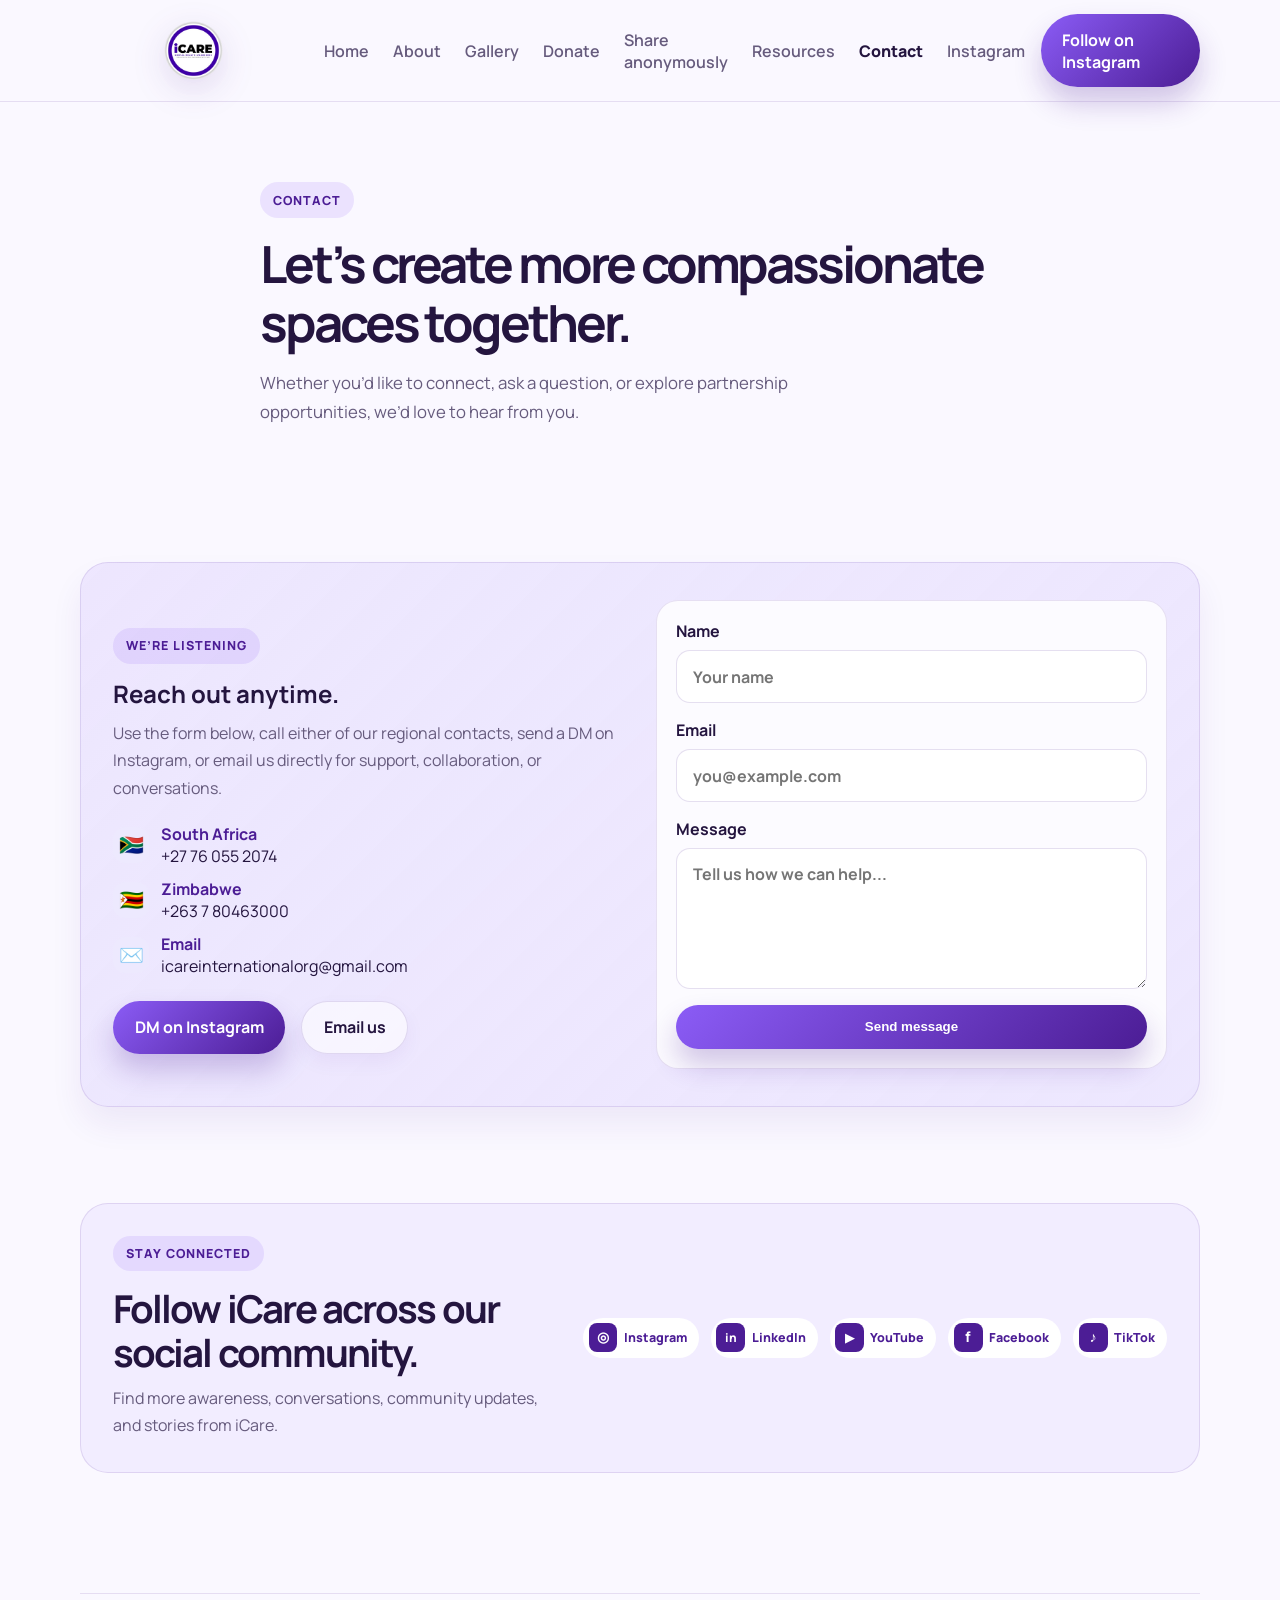
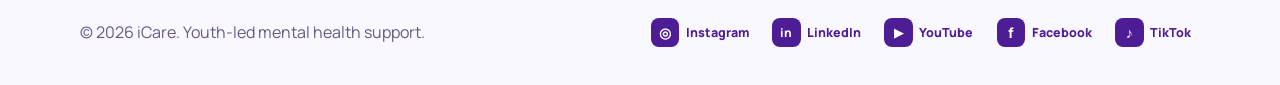
<file: contact.html>
<!DOCTYPE html>
<html lang="en">
  <head>
    <meta charset="UTF-8" />
    <meta name="viewport" content="width=device-width, initial-scale=1.0" />
    <meta name="description" content="Contact iCare for support, partnerships, or conversations around youth mental health support." />
    <title>Contact | iCare</title>
    <link rel="preconnect" href="https://fonts.googleapis.com" />
    <link rel="preconnect" href="https://fonts.gstatic.com" crossorigin />
    <link href="https://fonts.googleapis.com/css2?family=Manrope:wght@400;500;600;700;800&display=swap" rel="stylesheet" />
    <link rel="stylesheet" href="styles.css" />
  </head>
  <body>
    <header class="site-header">
      <div class="container nav-wrap">
        <a href="index.html" class="brand" aria-label="iCare home">
          <img src="icare-logo.png" alt="iCare logo" class="brand-logo" />
        </a>
        <nav class="main-nav" id="main-nav" aria-label="Main navigation">
          <a href="index.html">Home</a>
          <a href="about.html">About</a>
          <a href="gallery.html">Gallery</a>
          <a href="donate.html">Donate</a>
          <a href="anonymous.html">Share anonymously</a>
          <a href="resources.html">Resources</a>
          <a href="contact.html" class="active">Contact</a>
          <a href="https://www.instagram.com/icare_int?stkn=cmU0aDU4Ynk5eHl6&utm_source=qr" target="_blank" rel="noreferrer">Instagram</a>
        </nav>
        <button class="nav-toggle" id="nav-toggle" aria-expanded="false" aria-controls="main-nav" aria-label="Toggle menu">
          <span></span>
          <span></span>
          <span></span>
        </button>
        <a class="btn btn-primary desktop-cta" href="https://www.instagram.com/icare_int?stkn=cmU0aDU4Ynk5eHl6&utm_source=qr" target="_blank" rel="noreferrer">Follow on Instagram</a>
      </div>
    </header>

    <main>
      <section class="page-hero section">
        <div class="container narrow-copy">
          <p class="eyebrow">Contact</p>
          <h1>Let’s create more compassionate spaces together.</h1>
          <p class="lead">Whether you’d like to connect, ask a question, or explore partnership opportunities, we’d love to hear from you.</p>
        </div>
      </section>

      <section class="section">
        <div class="container contact-box contact-layout">
          <div class="contact-copy">
            <p class="eyebrow">We’re listening</p>
            <h2>Reach out anytime.</h2>
            <p>Use the form below, call either of our regional contacts, send a DM on Instagram, or email us directly for support, collaboration, or conversations.</p>
            <div class="contact-details" aria-label="iCare contact details">
              <a href="tel:+27760552074"><span class="contact-flag" aria-hidden="true">🇿🇦</span><span><strong>South Africa</strong><br />+27 76 055 2074</span></a>
              <a href="tel:+263780463000"><span class="contact-flag" aria-hidden="true">🇿🇼</span><span><strong>Zimbabwe</strong><br />+263 7 80463000</span></a>
              <a href="mailto:icareinternationalorg@gmail.com"><span class="contact-flag" aria-hidden="true">✉️</span><span><strong>Email</strong><br />icareinternationalorg@gmail.com</span></a>
            </div>
            <div class="contact-actions compact-actions">
              <a class="btn btn-primary" href="https://www.instagram.com/icare_int?stkn=cmU0aDU4Ynk5eHl6&utm_source=qr" target="_blank" rel="noreferrer">DM on Instagram</a>
              <a class="btn btn-secondary" href="mailto:icareinternationalorg@gmail.com">Email us</a>
            </div>
          </div>

          <form id="contact-form" class="contact-form" action="mailto:icareinternationalorg@gmail.com" method="post" enctype="text/plain">
            <label>
              Name
              <input type="text" name="name" placeholder="Your name" required />
            </label>
            <label>
              Email
              <input type="email" name="email" placeholder="you@example.com" required />
            </label>
            <label>
              Message
              <textarea name="message" rows="5" placeholder="Tell us how we can help..." required></textarea>
            </label>
            <button type="submit" class="btn btn-primary submit-btn">Send message</button>
          </form>
        </div>
      </section>

      <section class="section social-section">
        <div class="container social-panel">
          <div>
            <p class="eyebrow">Stay connected</p>
            <h2>Follow iCare across our social community.</h2>
            <p>Find more awareness, conversations, community updates, and stories from iCare.</p>
          </div>
          <nav class="social-links social-links-large" aria-label="iCare social media links">
            <a href="https://www.instagram.com/icare_int?stkn=cmU0aDU4Ynk5eHl6&utm_source=qr" target="_blank" rel="noreferrer" aria-label="Instagram"><span aria-hidden="true">◎</span><span class="social-label">Instagram</span></a>
            <a href="https://www.linkedin.com/company/icare-int" target="_blank" rel="noreferrer" aria-label="LinkedIn"><span aria-hidden="true">in</span><span class="social-label">LinkedIn</span></a>
            <a href="https://www.youtube.com/@icare_official?si=yMkp_gHvwrRoBAPz" target="_blank" rel="noreferrer" aria-label="YouTube"><span aria-hidden="true">▶</span><span class="social-label">YouTube</span></a>
            <a href="https://www.facebook.com/share/16DWoBZmup" target="_blank" rel="noreferrer" aria-label="Facebook"><span aria-hidden="true">f</span><span class="social-label">Facebook</span></a>
            <a href="https://www.tiktok.com/@icareinternational_?_t=ZM-8w1FeyiGlGg&amp;_r=1" target="_blank" rel="noreferrer" aria-label="TikTok"><span aria-hidden="true">♪</span><span class="social-label">TikTok</span></a>
          </nav>
        </div>
      </section>
    </main>

    <footer class="site-footer">
      <div class="container footer-wrap">
        <p>© 2026 iCare. Youth-led mental health support.</p>
        <nav class="social-links" aria-label="Social media links">
          <a href="https://www.instagram.com/icare_int?stkn=cmU0aDU4Ynk5eHl6&utm_source=qr" target="_blank" rel="noreferrer" aria-label="Instagram"><span aria-hidden="true">◎</span><span class="social-label">Instagram</span></a>
          <a href="https://www.linkedin.com/company/icare-int" target="_blank" rel="noreferrer" aria-label="LinkedIn"><span aria-hidden="true">in</span><span class="social-label">LinkedIn</span></a>
          <a href="https://www.youtube.com/@icare_official?si=yMkp_gHvwrRoBAPz" target="_blank" rel="noreferrer" aria-label="YouTube"><span aria-hidden="true">▶</span><span class="social-label">YouTube</span></a>
          <a href="https://www.facebook.com/share/16DWoBZmup" target="_blank" rel="noreferrer" aria-label="Facebook"><span aria-hidden="true">f</span><span class="social-label">Facebook</span></a>
          <a href="https://www.tiktok.com/@icareinternational_?_t=ZM-8w1FeyiGlGg&amp;_r=1" target="_blank" rel="noreferrer" aria-label="TikTok"><span aria-hidden="true">♪</span><span class="social-label">TikTok</span></a>
        </nav>
      </div>
    </footer>

    <script src="script.js"></script>
  </body>
</html>
</file>
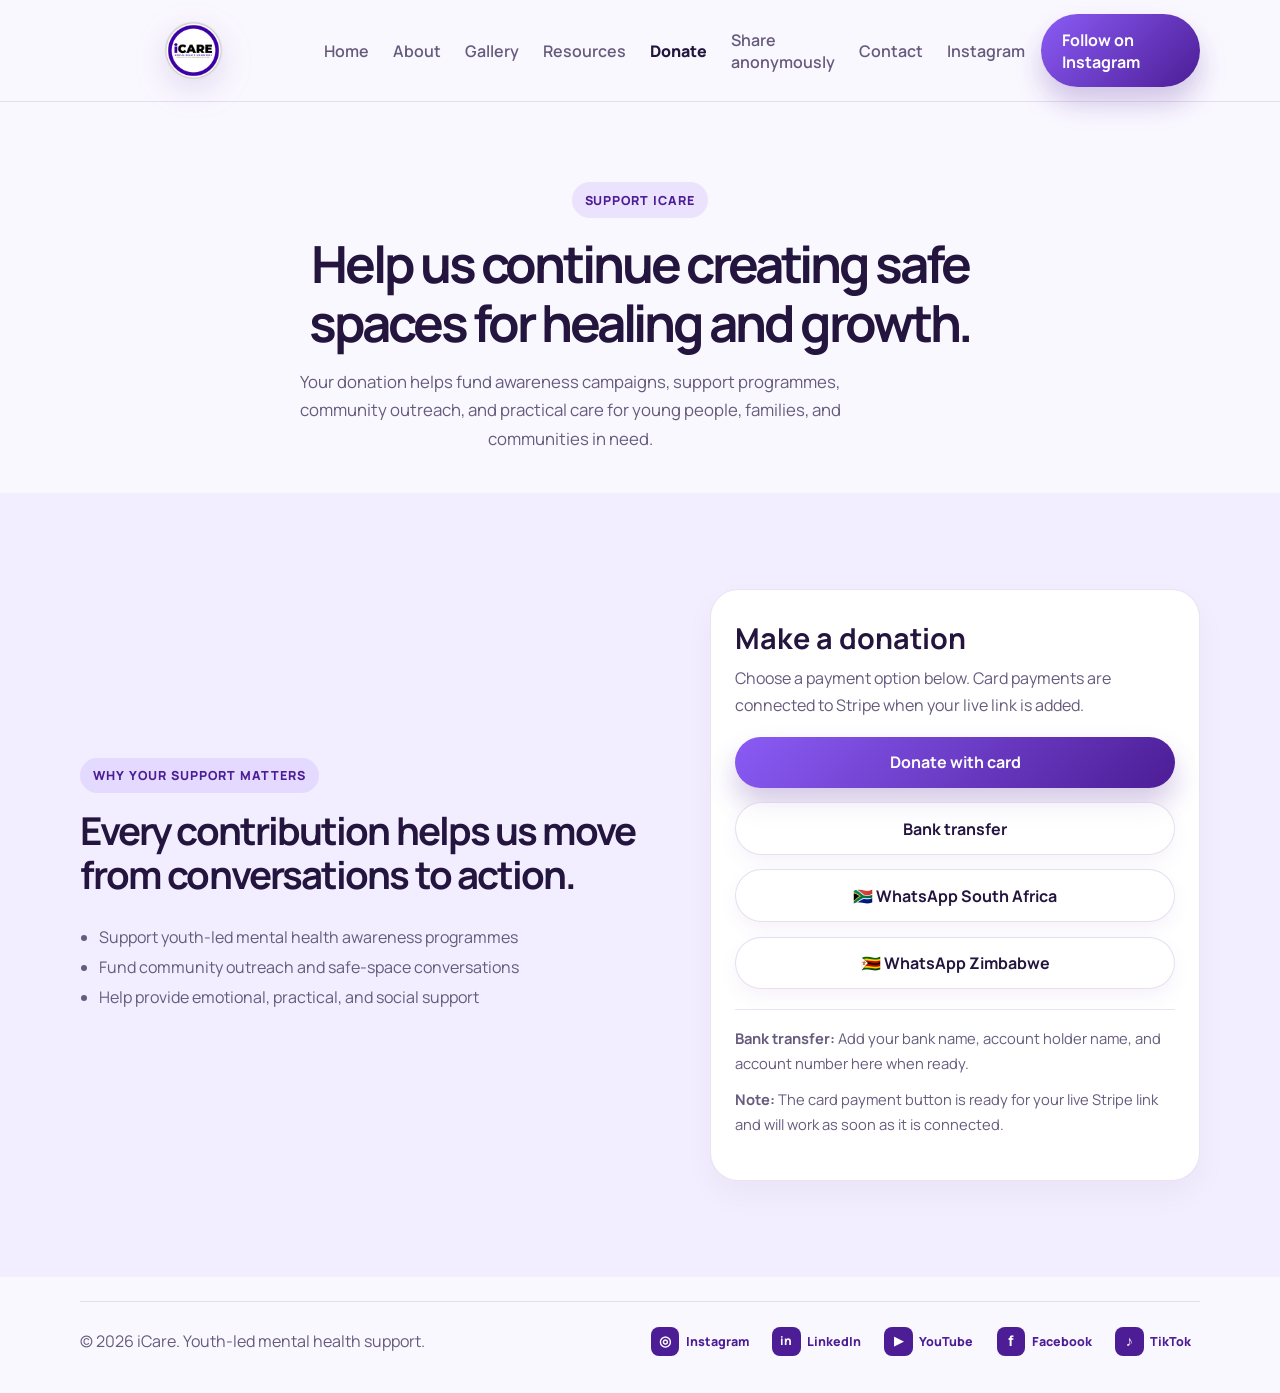
<file: donate.html>
<!DOCTYPE html>
<html lang="en">
  <head>
    <meta charset="UTF-8" />
    <meta name="viewport" content="width=device-width, initial-scale=1.0" />
    <meta name="description" content="Support iCare with a secure online donation using Stripe." />
    <title>Donate | iCare</title>
    <link rel="preconnect" href="https://fonts.googleapis.com" />
    <link rel="preconnect" href="https://fonts.gstatic.com" crossorigin />
    <link href="https://fonts.googleapis.com/css2?family=Manrope:wght@400;500;600;700;800&display=swap" rel="stylesheet" />
    <link rel="stylesheet" href="styles.css" />
  </head>
  <body>
    <header class="site-header">
      <div class="container nav-wrap">
        <a href="index.html" class="brand" aria-label="iCare home">
          <img src="icare-logo.png" alt="iCare logo" class="brand-logo" />
        </a>
        <nav class="main-nav" id="main-nav" aria-label="Main navigation">
          <a href="index.html">Home</a>
          <a href="about.html">About</a>
          <a href="gallery.html">Gallery</a>
          <a href="resources.html">Resources</a>
          <a href="donate.html" class="active">Donate</a>
          <a href="anonymous.html">Share anonymously</a>
          <a href="contact.html">Contact</a>
          <a href="https://www.instagram.com/icare_int?stkn=cmU0aDU4Ynk5eHl6&utm_source=qr" target="_blank" rel="noreferrer">Instagram</a>
        </nav>
        <button class="nav-toggle" id="nav-toggle" aria-expanded="false" aria-controls="main-nav" aria-label="Toggle menu">
          <span></span>
          <span></span>
          <span></span>
        </button>
        <a class="btn btn-primary desktop-cta" href="https://www.instagram.com/icare_int?stkn=cmU0aDU4Ynk5eHl6&utm_source=qr" target="_blank" rel="noreferrer">Follow on Instagram</a>
      </div>
    </header>

    <main>
      <section class="page-hero section">
        <div class="container narrow-copy center-text">
          <p class="eyebrow">Support iCare</p>
          <h1>Help us continue creating safe spaces for healing and growth.</h1>
          <p class="lead">
            Your donation helps fund awareness campaigns, support programmes, community outreach, and practical care for young people, families, and communities in need.
          </p>
        </div>
      </section>

      <section class="section section-soft">
        <div class="container donation-layout">
          <div class="donation-copy">
            <p class="eyebrow">Why your support matters</p>
            <h2>Every contribution helps us move from conversations to action.</h2>
            <ul class="donation-list">
              <li>Support youth-led mental health awareness programmes</li>
              <li>Fund community outreach and safe-space conversations</li>
              <li>Help provide emotional, practical, and social support</li>
            </ul>
          </div>

          <div class="donation-card">
            <h3>Make a donation</h3>
            <p>Choose a payment option below. Card payments are connected to Stripe when your live link is added.</p>

            <div class="payment-options">
              <a id="donate-button" class="btn btn-primary donation-btn" href="https://buy.stripe.com/your_live_link_here" target="_blank" rel="noreferrer">Donate with card</a>
              <a class="btn btn-secondary donation-btn" href="mailto:icareinternationalorg@gmail.com?subject=Bank%20Transfer%20Donation">Bank transfer</a>
              <a class="btn btn-secondary donation-btn" href="https://wa.me/27760552074" target="_blank" rel="noreferrer">🇿🇦 WhatsApp South Africa</a>
              <a class="btn btn-secondary donation-btn" href="https://wa.me/263780463000" target="_blank" rel="noreferrer">🇿🇼 WhatsApp Zimbabwe</a>
            </div>

            <div class="payment-details">
              <p><strong>Bank transfer:</strong> Add your bank name, account holder name, and account number here when ready.</p>
              <p><strong>Note:</strong> The card payment button is ready for your live Stripe link and will work as soon as it is connected.</p>
            </div>
          </div>
        </div>
      </section>
    </main>

    <footer class="site-footer">
      <div class="container footer-wrap">
        <p>© 2026 iCare. Youth-led mental health support.</p>
        <nav class="social-links" aria-label="Social media links">
          <a href="https://www.instagram.com/icare_int?stkn=cmU0aDU4Ynk5eHl6&utm_source=qr" target="_blank" rel="noreferrer" aria-label="Instagram"><span aria-hidden="true">◎</span><span class="social-label">Instagram</span></a>
          <a href="https://www.linkedin.com/company/icare-int" target="_blank" rel="noreferrer" aria-label="LinkedIn"><span aria-hidden="true">in</span><span class="social-label">LinkedIn</span></a>
          <a href="https://www.youtube.com/@icare_official?si=yMkp_gHvwrRoBAPz" target="_blank" rel="noreferrer" aria-label="YouTube"><span aria-hidden="true">▶</span><span class="social-label">YouTube</span></a>
          <a href="https://www.facebook.com/share/16DWoBZmup" target="_blank" rel="noreferrer" aria-label="Facebook"><span aria-hidden="true">f</span><span class="social-label">Facebook</span></a>
          <a href="https://www.tiktok.com/@icareinternational_?_t=ZM-8w1FeyiGlGg&amp;_r=1" target="_blank" rel="noreferrer" aria-label="TikTok"><span aria-hidden="true">♪</span><span class="social-label">TikTok</span></a>
        </nav>
      </div>
    </footer>

    <script src="script.js"></script>
  </body>
</html>
</file>
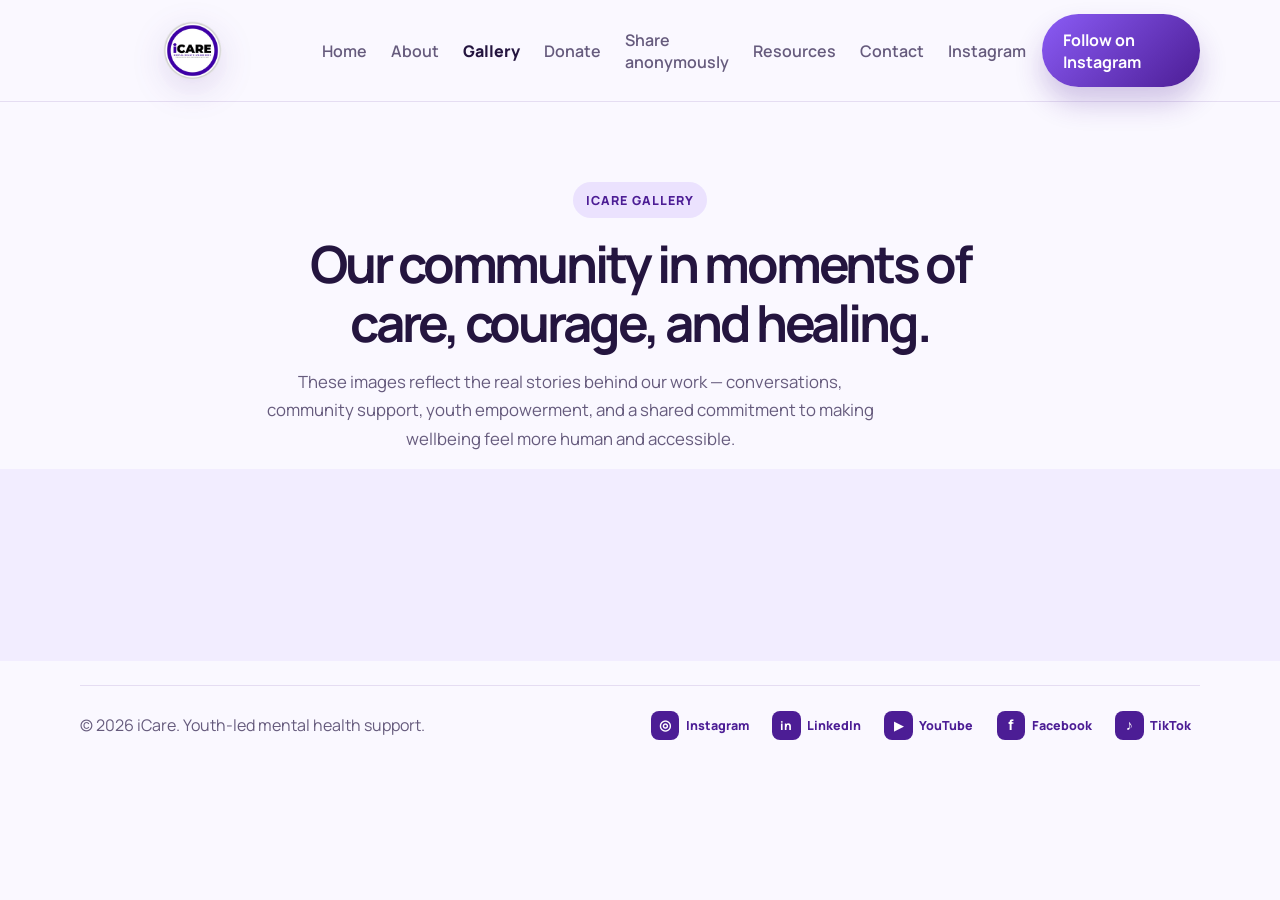
<file: gallery.html>
<!DOCTYPE html>
<html lang="en">
  <head>
    <meta charset="UTF-8" />
    <meta name="viewport" content="width=device-width, initial-scale=1.0" />
    <meta
      name="description"
      content="Explore the iCare photo gallery and community moments from our mental health awareness work and youth support initiatives."
    />
    <title>Gallery | iCare</title>
    <link rel="preconnect" href="https://fonts.googleapis.com" />
    <link rel="preconnect" href="https://fonts.gstatic.com" crossorigin />
    <link href="https://fonts.googleapis.com/css2?family=Manrope:wght@400;500;600;700;800&display=swap" rel="stylesheet" />
    <link rel="stylesheet" href="styles.css" />
  </head>
  <body class="gallery-page">
    <header class="site-header">
      <div class="container nav-wrap">
        <a href="index.html" class="brand" aria-label="iCare home">
          <img src="icare-logo.png" alt="iCare logo" class="brand-logo" />
        </a>
        <nav class="main-nav" id="main-nav" aria-label="Main navigation">
          <a href="index.html">Home</a>
          <a href="about.html">About</a>
          <a href="gallery.html" class="active">Gallery</a>
          <a href="donate.html">Donate</a>
          <a href="anonymous.html">Share anonymously</a>
          <a href="resources.html">Resources</a>
          <a href="contact.html">Contact</a>
          <a href="https://www.instagram.com/icare_int?stkn=cmU0aDU4Ynk5eHl6&utm_source=qr" target="_blank" rel="noreferrer">Instagram</a>
        </nav>
        <button class="nav-toggle" id="nav-toggle" aria-expanded="false" aria-controls="main-nav" aria-label="Toggle menu">
          <span></span>
          <span></span>
          <span></span>
        </button>
        <a class="btn btn-primary desktop-cta" href="https://www.instagram.com/icare_int?stkn=cmU0aDU4Ynk5eHl6&utm_source=qr" target="_blank" rel="noreferrer">Follow on Instagram</a>
      </div>
    </header>

    <main>
      <section class="page-hero section">
        <div class="container narrow-copy center-text">
          <p class="eyebrow">iCare gallery</p>
          <h1>Our community in moments of care, courage, and healing.</h1>
          <p class="lead">
            These images reflect the real stories behind our work — conversations, community support, youth empowerment, and a shared commitment to making wellbeing feel more human and accessible.
          </p>
        </div>
      </section>

      <section class="section section-soft">
        <div class="container">
          <div id="gallery-grid" class="gallery-grid" aria-live="polite"></div>
        </div>
      </section>
    </main>

    <footer class="site-footer">
      <div class="container footer-wrap">
        <p>© 2026 iCare. Youth-led mental health support.</p>
        <nav class="social-links" aria-label="Social media links">
          <a href="https://www.instagram.com/icare_int?stkn=cmU0aDU4Ynk5eHl6&utm_source=qr" target="_blank" rel="noreferrer" aria-label="Instagram"><span aria-hidden="true">◎</span><span class="social-label">Instagram</span></a>
          <a href="https://www.linkedin.com/company/icare-int" target="_blank" rel="noreferrer" aria-label="LinkedIn"><span aria-hidden="true">in</span><span class="social-label">LinkedIn</span></a>
          <a href="https://www.youtube.com/@icare_official?si=yMkp_gHvwrRoBAPz" target="_blank" rel="noreferrer" aria-label="YouTube"><span aria-hidden="true">▶</span><span class="social-label">YouTube</span></a>
          <a href="https://www.facebook.com/share/16DWoBZmup" target="_blank" rel="noreferrer" aria-label="Facebook"><span aria-hidden="true">f</span><span class="social-label">Facebook</span></a>
          <a href="https://www.tiktok.com/@icareinternational_?_t=ZM-8w1FeyiGlGg&amp;_r=1" target="_blank" rel="noreferrer" aria-label="TikTok"><span aria-hidden="true">♪</span><span class="social-label">TikTok</span></a>
        </nav>
      </div>
    </footer>

    <script src="script.js"></script>
  </body>
</html>
</file>
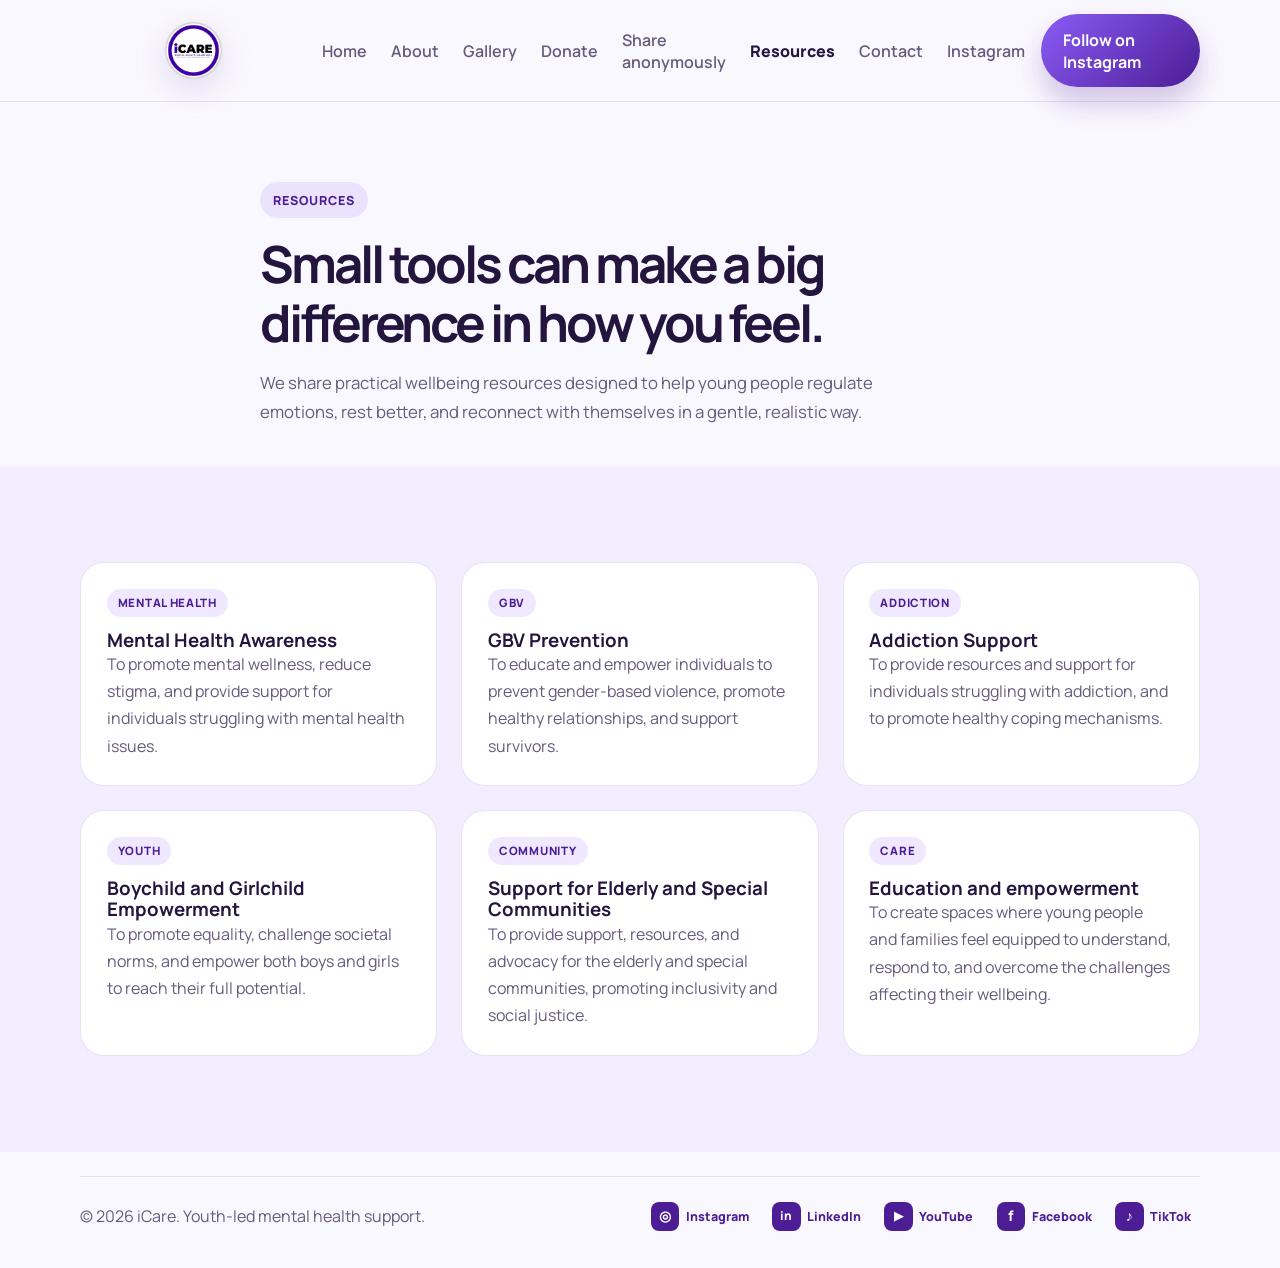
<file: resources.html>
<!DOCTYPE html>
<html lang="en">
  <head>
    <meta charset="UTF-8" />
    <meta name="viewport" content="width=device-width, initial-scale=1.0" />
    <meta name="description" content="Explore iCare resources for mental wellness, self-care, emotional support, and healthy coping habits." />
    <title>Resources | iCare</title>
    <link rel="preconnect" href="https://fonts.googleapis.com" />
    <link rel="preconnect" href="https://fonts.gstatic.com" crossorigin />
    <link href="https://fonts.googleapis.com/css2?family=Manrope:wght@400;500;600;700;800&display=swap" rel="stylesheet" />
    <link rel="stylesheet" href="styles.css" />
  </head>
  <body>
    <header class="site-header">
      <div class="container nav-wrap">
        <a href="index.html" class="brand" aria-label="iCare home">
          <img src="icare-logo.png" alt="iCare logo" class="brand-logo" />
        </a>
        <nav class="main-nav" id="main-nav" aria-label="Main navigation">
          <a href="index.html">Home</a>
          <a href="about.html">About</a>
          <a href="gallery.html">Gallery</a>
          <a href="donate.html">Donate</a>
          <a href="anonymous.html">Share anonymously</a>
          <a href="resources.html" class="active">Resources</a>
          <a href="contact.html">Contact</a>
          <a href="https://www.instagram.com/icare_int?stkn=cmU0aDU4Ynk5eHl6&utm_source=qr" target="_blank" rel="noreferrer">Instagram</a>
        </nav>
        <button class="nav-toggle" id="nav-toggle" aria-expanded="false" aria-controls="main-nav" aria-label="Toggle menu">
          <span></span>
          <span></span>
          <span></span>
        </button>
        <a class="btn btn-primary desktop-cta" href="https://www.instagram.com/icare_int?stkn=cmU0aDU4Ynk5eHl6&utm_source=qr" target="_blank" rel="noreferrer">Follow on Instagram</a>
      </div>
    </header>

    <main>
      <section class="page-hero section">
        <div class="container narrow-copy">
          <p class="eyebrow">Resources</p>
          <h1>Small tools can make a big difference in how you feel.</h1>
          <p class="lead">We share practical wellbeing resources designed to help young people regulate emotions, rest better, and reconnect with themselves in a gentle, realistic way.</p>
        </div>
      </section>

      <section class="section section-soft">
        <div class="container resource-list resources-page">
          <article>
            <span class="pill">Mental health</span>
            <h3>Mental Health Awareness</h3>
            <p>To promote mental wellness, reduce stigma, and provide support for individuals struggling with mental health issues.</p>
          </article>
          <article>
            <span class="pill">GBV</span>
            <h3>GBV Prevention</h3>
            <p>To educate and empower individuals to prevent gender-based violence, promote healthy relationships, and support survivors.</p>
          </article>
          <article>
            <span class="pill">Addiction</span>
            <h3>Addiction Support</h3>
            <p>To provide resources and support for individuals struggling with addiction, and to promote healthy coping mechanisms.</p>
          </article>
          <article>
            <span class="pill">Youth</span>
            <h3>Boychild and Girlchild Empowerment</h3>
            <p>To promote equality, challenge societal norms, and empower both boys and girls to reach their full potential.</p>
          </article>
          <article>
            <span class="pill">Community</span>
            <h3>Support for Elderly and Special Communities</h3>
            <p>To provide support, resources, and advocacy for the elderly and special communities, promoting inclusivity and social justice.</p>
          </article>
          <article>
            <span class="pill">Care</span>
            <h3>Education and empowerment</h3>
            <p>To create spaces where young people and families feel equipped to understand, respond to, and overcome the challenges affecting their wellbeing.</p>
          </article>
        </div>
      </section>
    </main>

    <footer class="site-footer">
      <div class="container footer-wrap">
        <p>© 2026 iCare. Youth-led mental health support.</p>
        <nav class="social-links" aria-label="Social media links">
          <a href="https://www.instagram.com/icare_int?stkn=cmU0aDU4Ynk5eHl6&utm_source=qr" target="_blank" rel="noreferrer" aria-label="Instagram"><span aria-hidden="true">◎</span><span class="social-label">Instagram</span></a>
          <a href="https://www.linkedin.com/company/icare-int" target="_blank" rel="noreferrer" aria-label="LinkedIn"><span aria-hidden="true">in</span><span class="social-label">LinkedIn</span></a>
          <a href="https://www.youtube.com/@icare_official?si=yMkp_gHvwrRoBAPz" target="_blank" rel="noreferrer" aria-label="YouTube"><span aria-hidden="true">▶</span><span class="social-label">YouTube</span></a>
          <a href="https://www.facebook.com/share/16DWoBZmup" target="_blank" rel="noreferrer" aria-label="Facebook"><span aria-hidden="true">f</span><span class="social-label">Facebook</span></a>
          <a href="https://www.tiktok.com/@icareinternational_?_t=ZM-8w1FeyiGlGg&amp;_r=1" target="_blank" rel="noreferrer" aria-label="TikTok"><span aria-hidden="true">♪</span><span class="social-label">TikTok</span></a>
        </nav>
      </div>
    </footer>

    <script src="script.js"></script>
  </body>
</html>
</file>
<file: styles.css>
:root {
  --bg: #faf8ff;
  --panel: #ffffff;
  --soft: #f2edff;
  --primary: #8b5cf6;
  --primary-deep: #4c1d95;
  --accent: #c4b5fd;
  --highlight: #ede9fe;
  --text: #24153f;
  --muted: #665b7d;
  --line: rgba(76, 29, 149, 0.12);
  --shadow: 0 22px 48px rgba(76, 29, 149, 0.14);
}

* {
  box-sizing: border-box;
}

html {
  scroll-behavior: smooth;
  overflow-x: hidden;
}

body {
  margin: 0;
  font-family: "Manrope", sans-serif;
  background: var(--bg);
  color: var(--text);
  overflow-x: hidden;
}

img {
  max-width: 100%;
  display: block;
}

a {
  color: inherit;
  text-decoration: none;
  -webkit-tap-highlight-color: transparent;
}

p {
  margin: 0;
  line-height: 1.7;
  color: var(--muted);
}

h1,
h2,
h3 {
  margin: 0;
  line-height: 1.15;
  color: var(--text);
}

.container {
  width: min(1120px, calc(100% - 2rem));
  margin: 0 auto;
}

.section {
  padding: 6rem 0;
}

.section-soft {
  background: var(--soft);
}

.site-header {
  position: sticky;
  top: 0;
  z-index: 20;
  backdrop-filter: blur(14px);
  background: rgba(250, 248, 255, 0.9);
  border-bottom: 1px solid var(--line);
}

.nav-wrap {
  position: relative;
  display: flex;
  align-items: center;
  justify-content: space-between;
  min-height: 82px;
  gap: 1rem;
}

.main-nav a.active {
  color: var(--text);
  font-weight: 800;
}

.nav-toggle {
  display: none;
  background: transparent;
  border: 0;
  min-width: 44px;
  min-height: 44px;
  padding: 0.5rem;
  cursor: pointer;
  touch-action: manipulation;
}

.nav-toggle span {
  display: block;
  width: 24px;
  height: 2px;
  background: var(--text);
  margin: 5px 0;
  border-radius: 999px;
}

.brand {
  display: inline-flex;
  align-items: center;
  justify-content: center;
  min-width: 180px;
  padding: 0.2rem 0;
}

.brand-logo {
  display: block;
  width: min(300px, 42vw);
  height: auto;
  max-height: 95px;
  object-fit: contain;
  filter: drop-shadow(0 10px 16px rgba(76, 29, 149, 0.14));
}

.brand-mark {
  display: inline-grid;
  place-items: center;
  width: 2rem;
  height: 2rem;
  border-radius: 50%;
  background: linear-gradient(135deg, var(--primary), var(--primary-deep));
  color: white;
  box-shadow: var(--shadow);
}

.main-nav {
  display: flex;
  align-items: center;
  gap: 1.5rem;
  font-weight: 600;
  color: var(--muted);
}

.main-nav a {
  transition: color 0.2s ease;
}

.main-nav a:hover,
.main-nav a:focus-visible {
  color: var(--text);
}

.btn {
  display: inline-flex;
  align-items: center;
  justify-content: center;
  min-height: 44px;
  padding: 0.9rem 1.35rem;
  border-radius: 999px;
  font-weight: 700;
  transition: transform 0.2s ease, box-shadow 0.2s ease;
}

.btn:hover,
.btn:focus-visible {
  transform: translateY(-1px);
}

.btn-primary {
  background: linear-gradient(135deg, var(--primary), var(--primary-deep));
  color: white;
  box-shadow: 0 16px 28px rgba(76, 29, 149, 0.24);
}

.btn-secondary {
  background: rgba(255, 255, 255, 0.6);
  color: var(--text);
  border: 1px solid rgba(76, 29, 149, 0.14);
  box-shadow: 0 8px 20px rgba(76, 29, 149, 0.05);
}

.page-hero {
  padding-top: 5rem;
  padding-bottom: 2.5rem;
}

.page-hero h1 {
  font-size: clamp(2.4rem, 4vw, 4rem);
  letter-spacing: -0.06em;
  max-width: 760px;
}

.narrow-copy {
  max-width: 760px;
}

.center-text {
  text-align: center;
}

.center-text p:last-child {
  margin-top: 1rem;
}

.hero {
  padding: 4.5rem 0 3rem;
}

.hero-grid {
  display: grid;
  grid-template-columns: 1.2fr 0.8fr;
  align-items: center;
  gap: 2.5rem;
}

.eyebrow {
  display: inline-block;
  margin-bottom: 1rem;
  padding: 0.45rem 0.8rem;
  border-radius: 999px;
  background: rgba(139, 92, 246, 0.14);
  color: var(--primary-deep);
  font-weight: 800;
  font-size: 0.78rem;
  letter-spacing: 0.08em;
  text-transform: uppercase;
}

.hero-copy h1 {
  font-size: clamp(2rem, 3vw, 3rem);
  letter-spacing: -0.07em;
  max-width: 560px;
  color: var(--primary-deep);
}

.lead {
  margin-top: 1.1rem;
  font-size: 1.05rem;
  max-width: 620px;
}

.hero-actions {
  display: flex;
  flex-wrap: wrap;
  gap: 1rem;
  margin-top: 2rem;
}

.mini-stats {
  list-style: none;
  display: grid;
  grid-template-columns: repeat(3, minmax(0, 1fr));
  gap: 1rem;
  margin: 2rem 0 0;
  padding: 0;
}

.mini-stats li {
  padding: 1rem 1.1rem;
  border-radius: 20px;
  background: rgba(255, 255, 255, 0.68);
  border: 1px solid var(--line);
}

.mini-stats strong {
  display: block;
  margin-bottom: 0.1rem;
  font-size: 1.05rem;
}

.mini-stats span {
  color: var(--muted);
  font-size: 0.82rem;
}

.hero-visual {
  position: relative;
  min-height: 520px;
  display: grid;
  place-items: center;
}

.bubble {
  position: absolute;
  border-radius: 50%;
  filter: blur(8px);
  opacity: 0.8;
}

.bubble-one {
  inset: 6% auto auto 8%;
  width: 180px;
  height: 180px;
  background: rgba(196, 181, 253, 0.72);
}

.bubble-two {
  inset: auto 10% 12% auto;
  width: 220px;
  height: 220px;
  background: rgba(139, 92, 246, 0.16);
}

.card {
  position: relative;
  z-index: 1;
  background: rgba(255, 255, 255, 0.9);
  border: 1px solid rgba(76, 29, 149, 0.1);
  box-shadow: var(--shadow);
}

.profile-card {
  display: grid;
  place-items: center;
  padding: 1.4rem 1rem 1rem;
}

.profile-badge {
  display: block;
  width: min(320px, 70%);
  height: auto;
  max-height: 220px;
  object-fit: contain;
  filter: drop-shadow(0 10px 16px rgba(76, 29, 149, 0.14));
}

.card-main {
  width: min(420px, 92%);
  padding: 2.1rem 1.7rem;
  border-radius: 30px;
  background: linear-gradient(180deg, rgba(255,255,255,0.98), rgba(245,243,255,0.96));
}

.dot {
  display: inline-block;
  width: 12px;
  height: 12px;
  margin-bottom: 0.9rem;
  border-radius: 50%;
  background: #ddd6fe;
}

.dot.active {
  background: var(--primary);
}

.card-main h2 {
  margin-bottom: 0.6rem;
  font-size: 2rem;
}

.signal {
  display: flex;
  align-items: center;
  justify-content: space-between;
  margin-top: 1.5rem;
  padding-top: 1rem;
  border-top: 1px solid var(--line);
}

.signal span {
  font-weight: 700;
  color: var(--text);
}

.bars {
  display: flex;
  gap: 0.4rem;
  align-items: end;
  height: 28px;
}

.bars i {
  width: 5px;
  border-radius: 999px;
  background: linear-gradient(180deg, var(--primary), var(--primary-deep));
}

.bars i:nth-child(1) { height: 10px; }
.bars i:nth-child(2) { height: 18px; }
.bars i:nth-child(3) { height: 22px; }
.bars i:nth-child(4) { height: 28px; }

.card-floating {
  position: absolute;
  right: 6%;
  bottom: 10%;
  max-width: 210px;
  padding: 1rem 1.2rem;
  border-radius: 18px;
  background: rgba(237, 233, 254, 0.94);
}

.section-heading {
  margin-bottom: 2.4rem;
}

.section-heading h2 {
  font-size: clamp(2rem, 3vw, 3rem);
  letter-spacing: -0.05em;
  max-width: 620px;
}

.split-layout {
  display: grid;
  grid-template-columns: 0.9fr 1.1fr;
  gap: 2rem;
}

.impact-grid {
  display: grid;
  grid-template-columns: repeat(3, minmax(0, 1fr));
  gap: 1.5rem;
}

.impact-grid article {
  background: white;
  border: 1px solid var(--line);
  border-radius: 22px;
  padding: 1.5rem;
}

.impact-grid strong {
  display: block;
  margin-bottom: 0.5rem;
  font-size: 1.1rem;
}

.card-grid {
  display: grid;
  gap: 1.5rem;
}

.three-up {
  grid-template-columns: repeat(3, minmax(0, 1fr));
}

.four-up {
  grid-template-columns: repeat(4, minmax(0, 1fr));
}

.info-card {
  padding: 1.8rem 1.5rem;
  border-radius: 24px;
  background: linear-gradient(180deg, #ffffff, #f5f3ff);
  border: 1px solid var(--line);
  box-shadow: 0 14px 32px rgba(76, 29, 149, 0.05);
}

.icon {
  display: inline-grid;
  place-items: center;
  width: 3.1rem;
  height: 3.1rem;
  border-radius: 16px;
  font-size: 1.4rem;
  background: rgba(139, 92, 246, 0.14);
}

.info-card h3 {
  margin-top: 1rem;
  margin-bottom: 0.55rem;
  font-size: 1.4rem;
}

#instagram-feed.instagram-grid {
  align-items: stretch;
}

#instagram-feed .instagram-card {
  display: block;
  overflow: hidden;
  border-radius: 24px;
  background: white;
  border: 1px solid var(--line);
  box-shadow: 0 14px 28px rgba(76, 29, 149, 0.05);
  transition: transform 0.2s ease, box-shadow 0.2s ease;
}

#instagram-feed .instagram-card:hover,
#instagram-feed .instagram-card:focus-visible {
  transform: translateY(-3px);
  box-shadow: 0 18px 36px rgba(76, 29, 149, 0.1);
}

.instagram-card img {
  width: 100%;
  height: 220px;
  object-fit: contain;
  object-position: center;
  background: var(--soft);
}

.instagram-card .instagram-content {
  padding: 1rem 1rem 1.2rem;
}

.instagram-card .meta {
  display: flex;
  align-items: center;
  justify-content: space-between;
  margin-bottom: 0.8rem;
}

.instagram-badge {
  display: inline-block;
  padding: 0.25rem 0.55rem;
  border-radius: 999px;
  background: rgba(196, 181, 253, 0.68);
  color: var(--primary-deep);
  font-size: 0.72rem;
  font-weight: 700;
}

.instagram-card h3 {
  margin: 0 0 0.6rem;
  font-size: 1.15rem;
}

.instagram-card p {
  font-size: 0.95rem;
}

.spotlight-wrap {
  display: grid;
  grid-template-columns: 1fr 1fr;
  gap: 2rem;
  align-items: center;
}

.spotlight-wrap p:last-child {
  font-size: 1.04rem;
}

.brand-strip {
  padding-top: 0;
  padding-bottom: 2rem;
}

.brand-row {
  display: flex;
  justify-content: space-between;
  flex-wrap: wrap;
  gap: 1rem;
  padding: 1.3rem 0;
  border-top: 1px solid var(--line);
  border-bottom: 1px solid var(--line);
  color: var(--primary-deep);
  font-size: 0.78rem;
  letter-spacing: 0.15em;
  text-transform: uppercase;
  font-weight: 800;
  opacity: 0.9;
}

.editorial-section {
  background: linear-gradient(180deg, rgba(255,255,255,0.55), rgba(245,243,255,0.92));
}

.editorial-grid {
  display: grid;
  grid-template-columns: 1.4fr 0.8fr 0.8fr;
  gap: 1.5rem;
  align-items: stretch;
}

.editorial-feature,
.editorial-card {
  background: white;
  border: 1px solid var(--line);
  border-radius: 28px;
  overflow: hidden;
  box-shadow: 0 14px 32px rgba(26, 39, 36, 0.04);
}

.editorial-feature {
  display: grid;
  grid-template-columns: 1.2fr 1fr;
}

.editorial-feature img {
  width: 100%;
  height: 100%;
  object-fit: contain;
  object-position: center;
  background: var(--soft);
}

.editorial-feature > div,
.editorial-card {
  padding: 1.4rem 1.4rem 1.5rem;
}

.editorial-card {
  display: flex;
  flex-direction: column;
  justify-content: center;
}

.editorial-feature h3,
.editorial-card h3 {
  margin: 0.8rem 0 0.5rem;
  font-size: 1.5rem;
}

.dark-pill {
  background: rgba(76, 29, 149, 0.92);
  color: white;
}

.split-heading {
  display: flex;
  align-items: end;
  justify-content: space-between;
  gap: 1rem;
}

.text-link {
  font-weight: 800;
  color: var(--primary-deep);
}

.resource-list {
  display: grid;
  grid-template-columns: repeat(3, minmax(0, 1fr));
  gap: 1.5rem;
}

.resource-list article {
  padding: 1.6rem;
  border-radius: 24px;
  background: white;
  border: 1px solid var(--line);
}

.resources-page {
  grid-template-columns: repeat(3, minmax(0, 1fr));
}

.pill {
  display: inline-block;
  margin-bottom: 0.8rem;
  padding: 0.4rem 0.7rem;
  border-radius: 999px;
  background: rgba(139, 92, 246, 0.14);
  color: var(--primary-deep);
  font-size: 0.72rem;
  font-weight: 800;
  letter-spacing: 0.06em;
  text-transform: uppercase;
}

.quote-card {
  margin: 0;
  padding: 1.6rem;
  background: white;
  border-radius: 24px;
  border: 1px solid var(--line);
  color: var(--text);
  font-size: 1.05rem;
  line-height: 1.7;
}

.support-band {
  padding-top: 0;
}

.support-band-inner {
  display: grid;
  grid-template-columns: 1.3fr 0.7fr;
  gap: 1.5rem;
  align-items: center;
  padding: 2rem 2.2rem;
  border-radius: 30px;
  background: linear-gradient(135deg, rgba(139, 92, 246, 0.13), rgba(196, 181, 253, 0.22));
  border: 1px solid var(--line);
}

.support-band h2 {
  font-size: clamp(1.8rem, 2.5vw, 2.7rem);
  letter-spacing: -0.05em;
  max-width: 620px;
}

.support-actions {
  display: flex;
  justify-content: flex-end;
  flex-wrap: wrap;
  gap: 1rem;
}

.contact-box {
  display: flex;
  align-items: center;
  justify-content: space-between;
  gap: 2rem;
  padding: 2.3rem 2rem;
  border-radius: 28px;
  background: linear-gradient(135deg, rgba(139, 92, 246, 0.11), rgba(196, 181, 253, 0.24));
  border: 1px solid var(--line);
  box-shadow: 0 18px 32px rgba(76, 29, 149, 0.07);
}

.contact-layout {
  display: grid;
  grid-template-columns: 1fr 1fr;
  align-items: center;
}

.contact-copy {
  max-width: 540px;
}

.contact-copy p {
  margin-top: 0.8rem;
}

.contact-details {
  display: grid;
  gap: 0.7rem;
  margin-top: 1.3rem;
}

.contact-details a {
  display: flex;
  align-items: center;
  gap: 0.75rem;
  width: fit-content;
  color: var(--text);
}

.contact-details a:hover,
.contact-details a:focus-visible {
  color: var(--primary-deep);
}

.contact-flag {
  display: inline-grid;
  place-items: center;
  width: 2.25rem;
  height: 2.25rem;
  border-radius: 12px;
  background: var(--highlight);
  font-size: 1.25rem;
}

.contact-details strong {
  color: var(--primary-deep);
}

.contact-form {
  display: grid;
  gap: 1rem;
  background: rgba(255, 255, 255, 0.82);
  border: 1px solid var(--line);
  border-radius: 22px;
  padding: 1.2rem;
}

.contact-form label {
  display: grid;
  gap: 0.5rem;
  color: var(--text);
  font-weight: 700;
}

.contact-form input,
.contact-form textarea {
  width: 100%;
  border: 1px solid rgba(76, 29, 149, 0.14);
  border-radius: 14px;
  padding: 0.9rem 1rem;
  font: inherit;
  color: var(--text);
  background: white;
}

.contact-form input:focus,
.contact-form textarea:focus {
  outline: 2px solid rgba(139, 92, 246, 0.28);
  border-color: rgba(139, 92, 246, 0.58);
}

.contact-actions {
  display: flex;
  flex-wrap: wrap;
  gap: 1rem;
}

.compact-actions {
  margin-top: 1.5rem;
}

.submit-btn {
  border: none;
  cursor: pointer;
}

.gallery-page .page-hero {
  padding-bottom: 1rem;
}

.gallery-grid {
  display: grid;
  grid-template-columns: repeat(auto-fit, minmax(220px, 1fr));
  gap: 1.25rem;
}

.gallery-item {
  overflow: hidden;
  border-radius: 24px;
  background: white;
  border: 1px solid var(--line);
  box-shadow: 0 14px 32px rgba(26, 39, 36, 0.04);
}

.gallery-item img {
  width: 100%;
  height: 280px;
  object-fit: contain;
  object-position: center;
  background: var(--soft);
}

.gallery-info {
  padding: 1rem 1rem 1.2rem;
}

.gallery-info .meta {
  display: flex;
  align-items: center;
  justify-content: space-between;
  gap: 0.75rem;
  margin-bottom: 0.7rem;
}

.gallery-info a {
  color: var(--primary-deep);
  font-size: 0.82rem;
  font-weight: 800;
}

.gallery-info h3 {
  font-size: 1.1rem;
}

.donation-layout {
  display: grid;
  grid-template-columns: 1.1fr 0.9fr;
  gap: 2rem;
  align-items: center;
}

.donation-copy h2 {
  font-size: clamp(2rem, 3vw, 3rem);
  letter-spacing: -0.05em;
}

.donation-list {
  margin: 1.5rem 0 0;
  padding-left: 1.2rem;
  color: var(--muted);
  line-height: 1.9;
}

.donation-card {
  background: white;
  border: 1px solid var(--line);
  border-radius: 28px;
  padding: 2rem 1.5rem;
  box-shadow: 0 14px 32px rgba(26, 39, 36, 0.04);
}

.donation-card h3 {
  font-size: 1.8rem;
  margin-bottom: 0.6rem;
}

.donation-card p {
  margin-bottom: 1rem;
}

.payment-options {
  display: grid;
  gap: 0.8rem;
  margin-top: 1rem;
}

.donation-btn {
  margin-top: 0.1rem;
}

.payment-details {
  margin-top: 1.2rem;
  padding-top: 1rem;
  border-top: 1px solid var(--line);
  color: var(--muted);
  font-size: 0.92rem;
  line-height: 1.7;
}

.payment-details p {
  margin: 0 0 0.7rem;
}

.small-note {
  font-size: 0.82rem;
  color: var(--muted);
}

.survey-wrap {
  max-width: 840px;
}

.crisis-notice {
  margin-bottom: 1.5rem;
  padding: 1.25rem 1.35rem;
  border-left: 4px solid var(--primary);
  border-radius: 16px;
  background: #fff;
  box-shadow: 0 10px 24px rgba(76, 29, 149, 0.06);
}

.crisis-notice strong {
  color: var(--primary-deep);
}

.crisis-notice p {
  margin-top: 0.35rem;
}

.survey-form {
  display: grid;
  gap: 1.25rem;
  padding: clamp(1rem, 3vw, 2rem);
  border: 1px solid var(--line);
  border-radius: 28px;
  background: #fff;
  box-shadow: 0 18px 38px rgba(76, 29, 149, 0.07);
}

.survey-form fieldset,
.survey-question {
  display: grid;
  gap: 0.65rem;
  min-width: 0;
  margin: 0;
  padding: 0;
  border: 0;
  color: var(--text);
  font-weight: 700;
}

.survey-form legend {
  width: 100%;
  margin-bottom: 0.65rem;
  color: var(--text);
  font-weight: 800;
}

.survey-form legend span,
.field-help {
  display: block;
  margin-top: 0.3rem;
  color: var(--muted);
  font-size: 0.86rem;
  font-weight: 500;
}

.survey-form select,
.survey-form textarea {
  width: 100%;
  border: 1px solid rgba(76, 29, 149, 0.16);
  border-radius: 14px;
  padding: 0.9rem 1rem;
  font: inherit;
  color: var(--text);
  background: #fff;
}

.survey-form select {
  min-height: 48px;
}

.survey-form textarea {
  resize: vertical;
}

.survey-form select:focus,
.survey-form textarea:focus {
  outline: 2px solid rgba(139, 92, 246, 0.28);
  border-color: rgba(139, 92, 246, 0.58);
}

.checkbox-grid {
  display: grid;
  grid-template-columns: repeat(2, minmax(0, 1fr));
  gap: 0.7rem;
}

.checkbox-grid label {
  display: flex;
  align-items: flex-start;
  gap: 0.6rem;
  min-height: 44px;
  padding: 0.7rem;
  border: 1px solid var(--line);
  border-radius: 12px;
  color: var(--muted);
  font-size: 0.92rem;
  font-weight: 600;
  cursor: pointer;
}

.checkbox-grid input {
  width: 1.1rem;
  height: 1.1rem;
  flex: 0 0 auto;
  accent-color: var(--primary);
}

.privacy-note,
.form-success {
  font-size: 0.86rem;
}

.form-success {
  margin: 0;
  padding: 0.9rem 1rem;
  border-radius: 12px;
  background: var(--highlight);
  color: var(--primary-deep);
  font-weight: 700;
}

.site-footer {
  padding: 1.5rem 0 2rem;
  color: var(--muted);
}

.footer-wrap {
  display: flex;
  align-items: center;
  justify-content: space-between;
  gap: 1rem;
  border-top: 1px solid var(--line);
  padding-top: 1.2rem;
}

.social-links {
  display: flex;
  align-items: center;
  justify-content: flex-end;
  flex-wrap: wrap;
  gap: 0.55rem;
}

.social-links a {
  display: inline-flex;
  align-items: center;
  gap: 0.4rem;
  padding: 0.35rem 0.55rem 0.35rem 0.35rem;
  border-radius: 999px;
  color: var(--primary-deep);
  font-size: 0.78rem;
  font-weight: 800;
  transition: background 0.2s ease, transform 0.2s ease;
}

.social-links a:hover,
.social-links a:focus-visible {
  background: var(--highlight);
  transform: translateY(-1px);
}

.social-links a > span:first-child {
  display: inline-grid;
  place-items: center;
  width: 1.8rem;
  height: 1.8rem;
  border-radius: 8px;
  background: var(--primary-deep);
  color: white;
  font-size: 0.9rem;
  line-height: 1;
}

.social-links a:nth-child(2) > span:first-child,
.social-links a:nth-child(3) > span:first-child {
  font-size: 0.75rem;
}

.social-section {
  padding-top: 0;
}

.social-panel {
  display: grid;
  grid-template-columns: 1fr auto;
  align-items: center;
  gap: 2rem;
  padding: 2rem;
  border-radius: 28px;
  background: var(--soft);
  border: 1px solid var(--line);
}

.social-panel h2 {
  margin-bottom: 0.6rem;
  font-size: clamp(1.8rem, 3vw, 2.7rem);
  letter-spacing: -0.05em;
}

.social-links-large {
  justify-content: flex-start;
  gap: 0.75rem;
}

.social-links-large a {
  background: white;
  padding-right: 0.75rem;
}

@media (max-width: 900px) {
  .hero-grid,
  .split-layout,
  .three-up,
  .four-up,
  .resource-list,
  .contact-box,
  .spotlight-wrap,
  .impact-grid,
  .editorial-grid,
  .support-band-inner {
    grid-template-columns: 1fr;
    display: grid;
  }

  .social-panel {
    grid-template-columns: 1fr;
  }

  .brand-logo {
    width: min(190px, 52vw);
  }

  .editorial-feature {
    grid-template-columns: 1fr;
  }

  .desktop-cta {
    display: none;
  }

  .nav-toggle {
    display: block;
  }

  .main-nav {
    position: absolute;
    top: 82px;
    left: 0;
    right: 0;
    display: none;
    flex-direction: column;
    gap: 1rem;
    padding: 1rem 1.2rem 1.25rem;
    background: rgba(246, 245, 244, 0.96);
    border-bottom: 1px solid var(--line);
  }

  .main-nav.is-open {
    display: flex;
  }

  .contact-box {
    display: block;
  }

  .contact-actions,
  .support-actions {
    margin-top: 1.2rem;
    justify-content: flex-start;
  }
}

@media (max-width: 640px) {
  .container {
    width: min(100% - 1.5rem, 1120px);
  }

  .site-header {
    position: sticky;
  }

  .hero {
    padding: 3.25rem 0 2rem;
  }

  .nav-wrap {
    min-height: 72px;
    padding: 0.45rem 0;
  }

  .brand {
    min-width: 0;
    max-width: calc(100% - 56px);
    justify-content: flex-start;
  }

  .brand-logo {
    width: min(170px, 58vw);
    max-height: 64px;
  }

  .main-nav {
    top: 72px;
    gap: 0.25rem;
    padding: 0.75rem;
  }

  .main-nav a {
    width: 100%;
    min-height: 44px;
    padding: 0.65rem 0.75rem;
    border-radius: 12px;
  }

  .main-nav a:hover,
  .main-nav a:focus-visible,
  .main-nav a.active {
    background: var(--highlight);
  }

  .btn {
    width: 100%;
  }

  .hero-actions,
  .contact-actions,
  .support-actions {
    display: grid;
    gap: 0.75rem;
  }

  .mini-stats {
    grid-template-columns: 1fr;
    gap: 0.75rem;
  }

  .section {
    padding: 3.75rem 0;
  }

  .page-hero {
    padding-top: 3.25rem;
    padding-bottom: 1.5rem;
  }

  .page-hero h1,
  .hero-copy h1 {
    font-size: clamp(1.85rem, 7.5vw, 2.45rem);
    text-wrap: balance;
  }

  .section-heading h2,
  .support-band h2,
  .social-panel h2,
  .donation-copy h2 {
    text-wrap: balance;
  }

  .hero-visual {
    min-height: 360px;
    margin-top: 1rem;
  }

  .bubble-one {
    width: 120px;
    height: 120px;
  }

  .bubble-two {
    width: 150px;
    height: 150px;
  }

  .card-main {
    width: min(100%, 360px);
    padding: 1.5rem 1rem;
  }

  .card-main h2 {
    font-size: 1.6rem;
  }

  .profile-badge {
    width: min(250px, 76%);
    max-height: 170px;
  }

  .card-floating {
    right: 0;
    bottom: 2%;
    max-width: 175px;
    padding: 0.8rem 0.9rem;
    font-size: 0.86rem;
  }

  .signal {
    gap: 0.75rem;
  }

  .signal span {
    font-size: 0.86rem;
  }

  .instagram-card img {
    height: 240px;
  }

  .editorial-feature img {
    height: 240px;
  }

  .contact-box,
  .support-band-inner,
  .social-panel,
  .donation-card {
    padding: 1.35rem 1rem;
    border-radius: 22px;
  }

  .contact-details a {
    width: 100%;
    min-height: 44px;
  }

  .social-links-large {
    display: grid;
    grid-template-columns: repeat(2, minmax(0, 1fr));
  }

  .social-links-large a {
    width: 100%;
  }

  .gallery-grid {
    gap: 1rem;
  }

  .gallery-item img {
    height: 250px;
  }

  .checkbox-grid {
    grid-template-columns: 1fr;
  }

  .survey-form {
    border-radius: 22px;
  }

  .site-footer .footer-wrap {
    flex-direction: column;
    align-items: flex-start;
    gap: 1.25rem;
  }

  .social-links {
    justify-content: flex-start;
    width: 100%;
  }

  .footer-wrap .social-links {
    display: grid;
    grid-template-columns: repeat(2, minmax(0, 1fr));
  }

  .footer-wrap .social-links a {
    width: 100%;
  }
}

@media (prefers-reduced-motion: reduce) {
  html {
    scroll-behavior: auto;
  }

  *,
  *::before,
  *::after {
    transition-duration: 0.01ms !important;
    animation-duration: 0.01ms !important;
    animation-iteration-count: 1 !important;
  }
}
</file>
